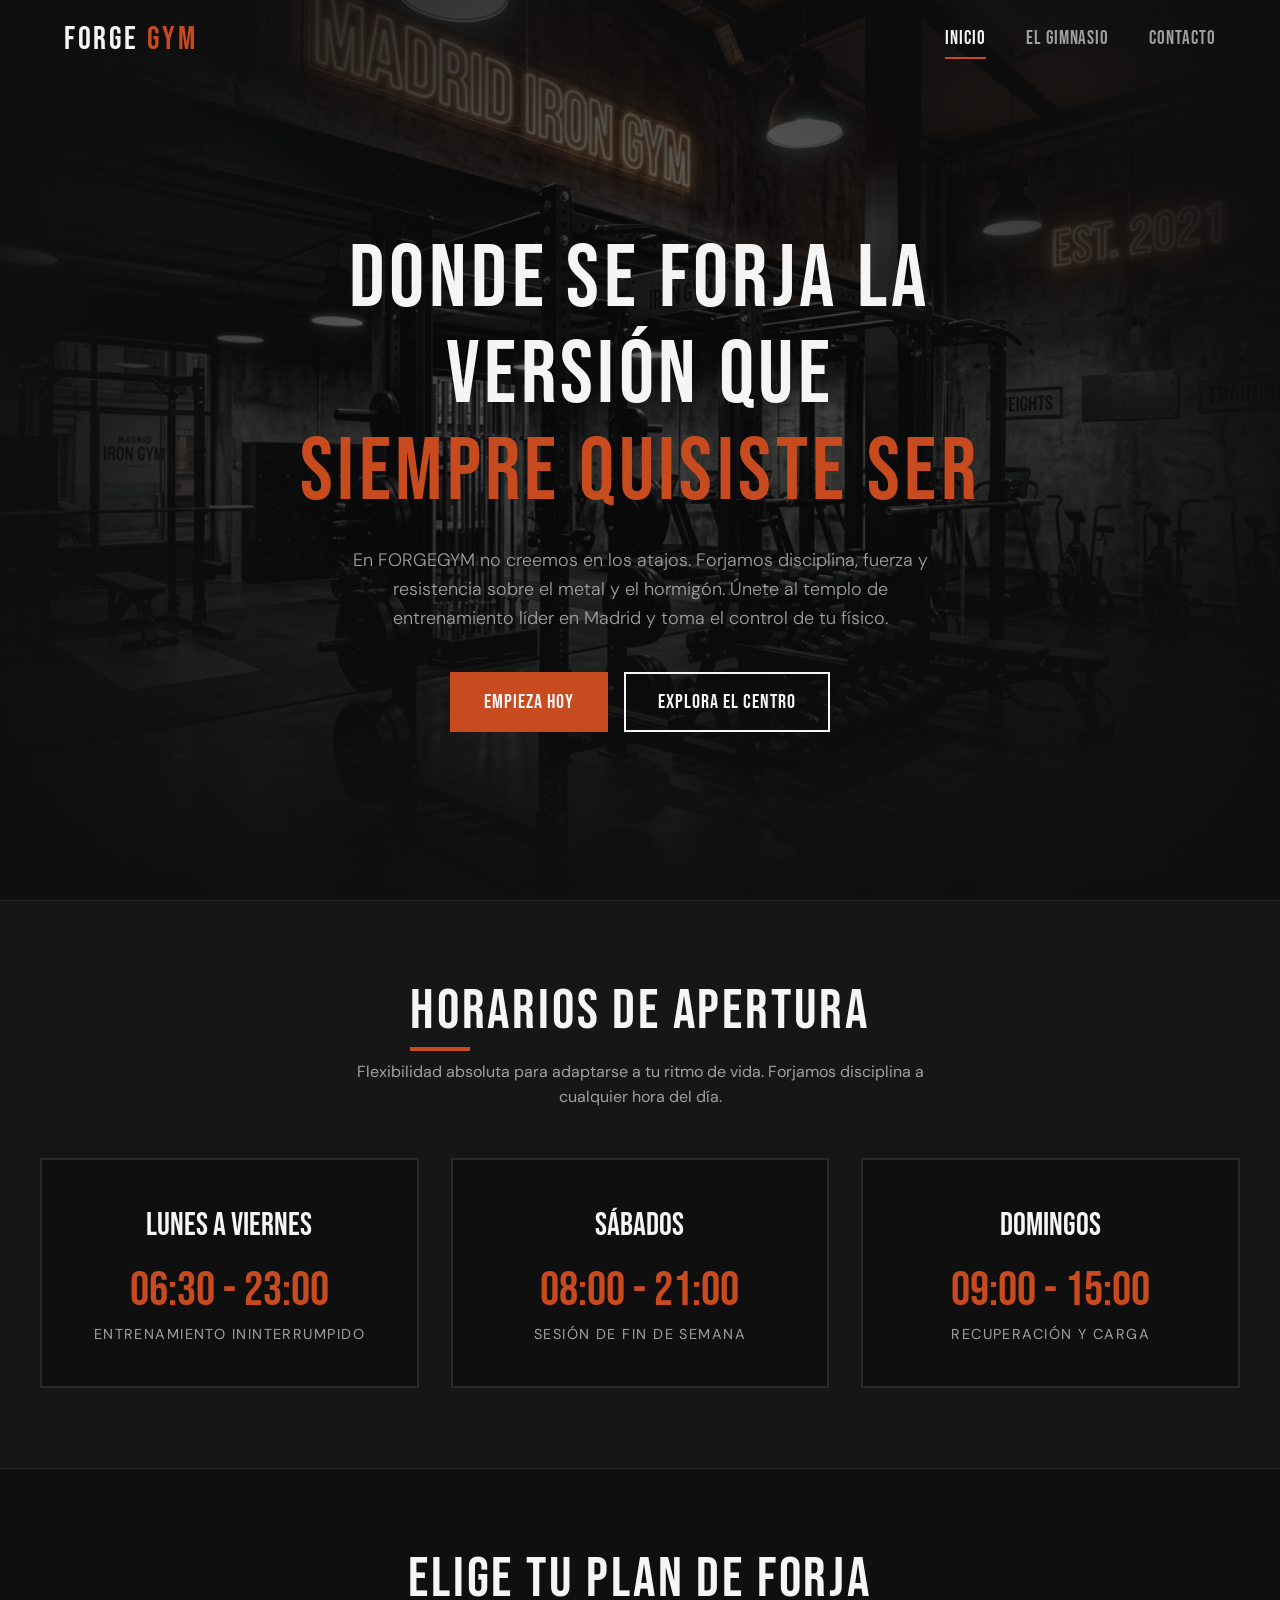
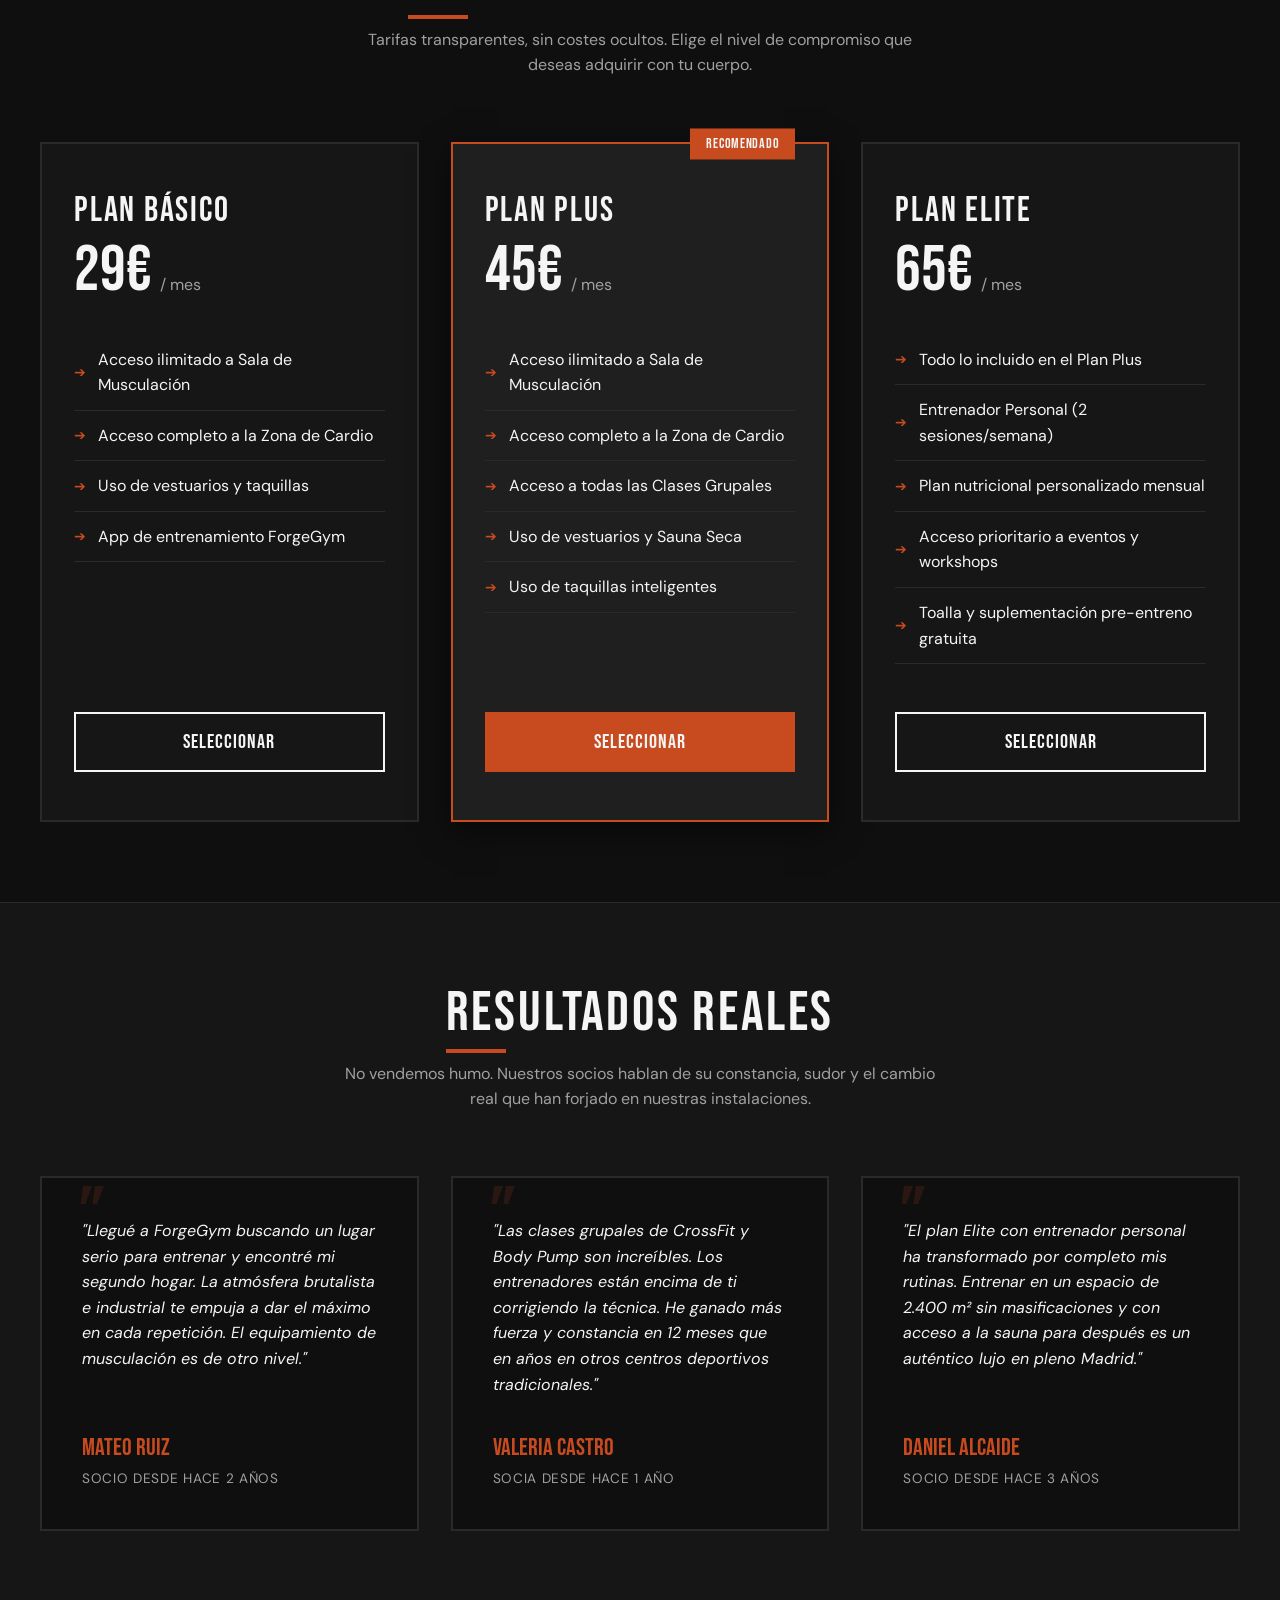
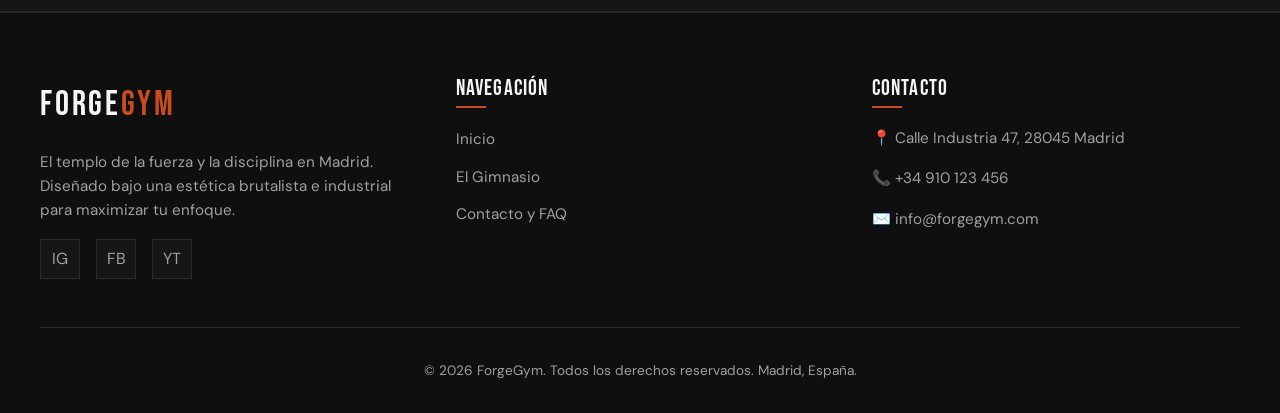
<file: index.html>
<!DOCTYPE html>
<html lang="es">

<head>
    <meta charset="UTF-8">
    <meta name="viewport" content="width=device-width, initial-scale=1.0">
    <meta name="description"
        content="ForgeGym Madrid: Donde se forja la versión que siempre quisiste ser. Gimnasio de estética brutalista de 2.400 m² con equipamiento premium, clases grupales y sauna.">
    <title>ForgeGym | Donde se forja la versión que siempre quisiste ser</title>
    <!-- CSS Stylesheet -->
    <link rel="stylesheet" href="css/styles.css">

    <script> window.chtlConfig = { chatbotId: "4169892715" } </script>
    <script async data-id="4169892715" id="chtl-script" type="text/javascript"
        src="https://chatling.ai/js/embed.js"></script>
</head>

<body>

    <!-- Header / Fixed Navbar -->
    <header class="header" id="main-header">
        <div class="nav-container">
            <a href="index.html" class="logo" id="nav-logo">
                FORGE<span>GYM</span>
            </a>

            <nav class="nav-menu" id="nav-menu">
                <a href="index.html" class="nav-link" id="link-inicio">Inicio</a>
                <a href="views/gimnasio.html" class="nav-link" id="link-gimnasio">El Gimnasio</a>
                <a href="views/contacto.html" class="nav-link" id="link-contacto">Contacto</a>
            </nav>

            <button class="nav-toggle" id="nav-toggle" aria-label="Abrir menú de navegación">
                <span></span>
                <span></span>
                <span></span>
            </button>
        </div>
    </header>

    <!-- Hero Section -->
    <section class="hero" id="home-hero">
        <div class="hero-bg">
            <img src="assets/images/hero_bg.png" alt="Interior industrial y oscuro de ForgeGym">
        </div>
        <div class="hero-content">
            <h1>Donde se forja la versión que<br><span class="text-accent">siempre quisiste ser</span></h1>
            <p class="hero-subtitle">
                En FORGEGYM no creemos en los atajos. Forjamos disciplina, fuerza y resistencia sobre el metal y el
                hormigón. Únete al templo de entrenamiento líder en Madrid y toma el control de tu físico.
            </p>
            <div class="hero-btns">
                <a href="views/contacto.html" class="btn" id="hero-cta-btn">Empieza Hoy</a>
                <a href="views/gimnasio.html" class="btn btn-secondary" id="hero-secondary-btn">Explora el Centro</a>
            </div>
        </div>
    </section>

    <!-- Horarios de Apertura -->
    <section class="section schedules-section" id="horarios">
        <div class="container">
            <div style="text-align: center; margin-bottom: 3rem;">
                <h2>Horarios de Apertura</h2>
                <p style="color: var(--text-secondary); max-width: 600px; margin: 1rem auto 0;">
                    Flexibilidad absoluta para adaptarse a tu ritmo de vida. Forjamos disciplina a cualquier hora del
                    día.
                </p>
            </div>

            <div class="grid schedule-grid">
                <!-- Lunes a Viernes -->
                <div class="schedule-card" id="schedule-lv">
                    <div class="day">Lunes a Viernes</div>
                    <div class="hours">06:30 - 23:00</div>
                    <div class="label">Entrenamiento Ininterrumpido</div>
                </div>

                <!-- Sábados -->
                <div class="schedule-card" id="schedule-sab">
                    <div class="day">Sábados</div>
                    <div class="hours">08:00 - 21:00</div>
                    <div class="label">Sesión de Fin de Semana</div>
                </div>

                <!-- Domingos -->
                <div class="schedule-card" id="schedule-dom">
                    <div class="day">Domingos</div>
                    <div class="hours">09:00 - 15:00</div>
                    <div class="label">Recuperación y Carga</div>
                </div>
            </div>
        </div>
    </section>

    <!-- Sección de Precios -->
    <section class="section pricing-section" id="precios">
        <div class="container">
            <div style="text-align: center; margin-bottom: 4rem;">
                <h2>Elige tu Plan de Forja</h2>
                <p style="color: var(--text-secondary); max-width: 600px; margin: 1rem auto 0;">
                    Tarifas transparentes, sin costes ocultos. Elige el nivel de compromiso que deseas adquirir con tu
                    cuerpo.
                </p>
            </div>

            <div class="grid pricing-grid">
                <!-- Básico -->
                <div class="price-card" id="plan-basico">
                    <h3 class="price-name">Plan Básico</h3>
                    <div class="price-amount">
                        <span class="price-val">29€</span>
                        <span class="price-period">/ mes</span>
                    </div>
                    <ul class="price-features">
                        <li>Acceso ilimitado a Sala de Musculación</li>
                        <li>Acceso completo a la Zona de Cardio</li>
                        <li>Uso de vestuarios y taquillas</li>
                        <li>App de entrenamiento ForgeGym</li>
                    </ul>
                    <a href="views/contacto.html?plan=basico" class="btn btn-secondary"
                        id="btn-select-basico">Seleccionar</a>
                </div>

                <!-- Plus (Destacado) -->
                <div class="price-card featured" id="plan-plus">
                    <h3 class="price-name">Plan Plus</h3>
                    <div class="price-amount">
                        <span class="price-val">45€</span>
                        <span class="price-period">/ mes</span>
                    </div>
                    <ul class="price-features">
                        <li>Acceso ilimitado a Sala de Musculación</li>
                        <li>Acceso completo a la Zona de Cardio</li>
                        <li>Acceso a todas las Clases Grupales</li>
                        <li>Uso de vestuarios y Sauna Seca</li>
                        <li>Uso de taquillas inteligentes</li>
                    </ul>
                    <a href="views/contacto.html?plan=plus" class="btn" id="btn-select-plus">Seleccionar</a>
                </div>

                <!-- Elite -->
                <div class="price-card" id="plan-elite">
                    <h3 class="price-name">Plan Elite</h3>
                    <div class="price-amount">
                        <span class="price-val">65€</span>
                        <span class="price-period">/ mes</span>
                    </div>
                    <ul class="price-features">
                        <li>Todo lo incluido en el Plan Plus</li>
                        <li>Entrenador Personal (2 sesiones/semana)</li>
                        <li>Plan nutricional personalizado mensual</li>
                        <li>Acceso prioritario a eventos y workshops</li>
                        <li>Toalla y suplementación pre-entreno gratuita</li>
                    </ul>
                    <a href="views/contacto.html?plan=elite" class="btn btn-secondary"
                        id="btn-select-elite">Seleccionar</a>
                </div>
            </div>
        </div>
    </section>

    <!-- Sección de Testimonios -->
    <section class="section testimonials-section" id="testimonios">
        <div class="container">
            <div style="text-align: center; margin-bottom: 4rem;">
                <h2>Resultados Reales</h2>
                <p style="color: var(--text-secondary); max-width: 600px; margin: 1rem auto 0;">
                    No vendemos humo. Nuestros socios hablan de su constancia, sudor y el cambio real que han forjado en
                    nuestras instalaciones.
                </p>
            </div>

            <div class="grid testimonials-grid">
                <!-- Testimonio 1 -->
                <div class="testimonial-card" id="test-mateo">
                    <p class="testimonial-text">
                        "Llegué a ForgeGym buscando un lugar serio para entrenar y encontré mi segundo hogar. La
                        atmósfera brutalista e industrial te empuja a dar el máximo en cada repetición. El equipamiento
                        de musculación es de otro nivel."
                    </p>
                    <div class="testimonial-user">
                        <span class="testimonial-name">Mateo Ruiz</span>
                        <span class="testimonial-meta">Socio desde hace 2 años</span>
                    </div>
                </div>

                <!-- Testimonio 2 -->
                <div class="testimonial-card" id="test-valeria">
                    <p class="testimonial-text">
                        "Las clases grupales de CrossFit y Body Pump son increíbles. Los entrenadores están encima de ti
                        corrigiendo la técnica. He ganado más fuerza y constancia en 12 meses que en años en otros
                        centros deportivos tradicionales."
                    </p>
                    <div class="testimonial-user">
                        <span class="testimonial-name">Valeria Castro</span>
                        <span class="testimonial-meta">Socia desde hace 1 año</span>
                    </div>
                </div>

                <!-- Testimonio 3 -->
                <div class="testimonial-card" id="test-daniel">
                    <p class="testimonial-text">
                        "El plan Elite con entrenador personal ha transformado por completo mis rutinas. Entrenar en un
                        espacio de 2.400 m² sin masificaciones y con acceso a la sauna para después es un auténtico lujo
                        en pleno Madrid."
                    </p>
                    <div class="testimonial-user">
                        <span class="testimonial-name">Daniel Alcaide</span>
                        <span class="testimonial-meta">Socio desde hace 3 años</span>
                    </div>
                </div>
            </div>
        </div>
    </section>

    <!-- Footer -->
    <footer class="footer" id="main-footer">
        <div class="container">
            <div class="grid footer-grid">
                <!-- Columna Logo/Branding -->
                <div class="footer-col" id="footer-col-brand">
                    <div class="footer-logo">FORGE<span>GYM</span></div>
                    <p>
                        El templo de la fuerza y la disciplina en Madrid. Diseñado bajo una estética brutalista e
                        industrial para maximizar tu enfoque.
                    </p>
                    <div class="social-links">
                        <a href="https://instagram.com" target="_blank" class="social-icon"
                            aria-label="Instagram">IG</a>
                        <a href="https://facebook.com" target="_blank" class="social-icon" aria-label="Facebook">FB</a>
                        <a href="https://youtube.com" target="_blank" class="social-icon" aria-label="YouTube">YT</a>
                    </div>
                </div>

                <!-- Columna Enlaces -->
                <div class="footer-col" id="footer-col-links">
                    <h4>Navegación</h4>
                    <ul class="footer-links">
                        <li><a href="index.html">Inicio</a></li>
                        <li><a href="views/gimnasio.html">El Gimnasio</a></li>
                        <li><a href="views/contacto.html">Contacto y FAQ</a></li>
                    </ul>
                </div>

                <!-- Columna Contacto -->
                <div class="footer-col" id="footer-col-contact">
                    <h4>Contacto</h4>
                    <p>📍 Calle Industria 47, 28045 Madrid</p>
                    <p>📞 +34 910 123 456</p>
                    <p>✉️ info@forgegym.com</p>
                </div>
            </div>

            <div class="footer-bottom">
                <p>&copy; 2026 ForgeGym. Todos los derechos reservados. Madrid, España.</p>
            </div>
        </div>
    </footer>

    <!-- JS Scripts -->
    <script src="js/main.js"></script>
</body>

</html>
</file>
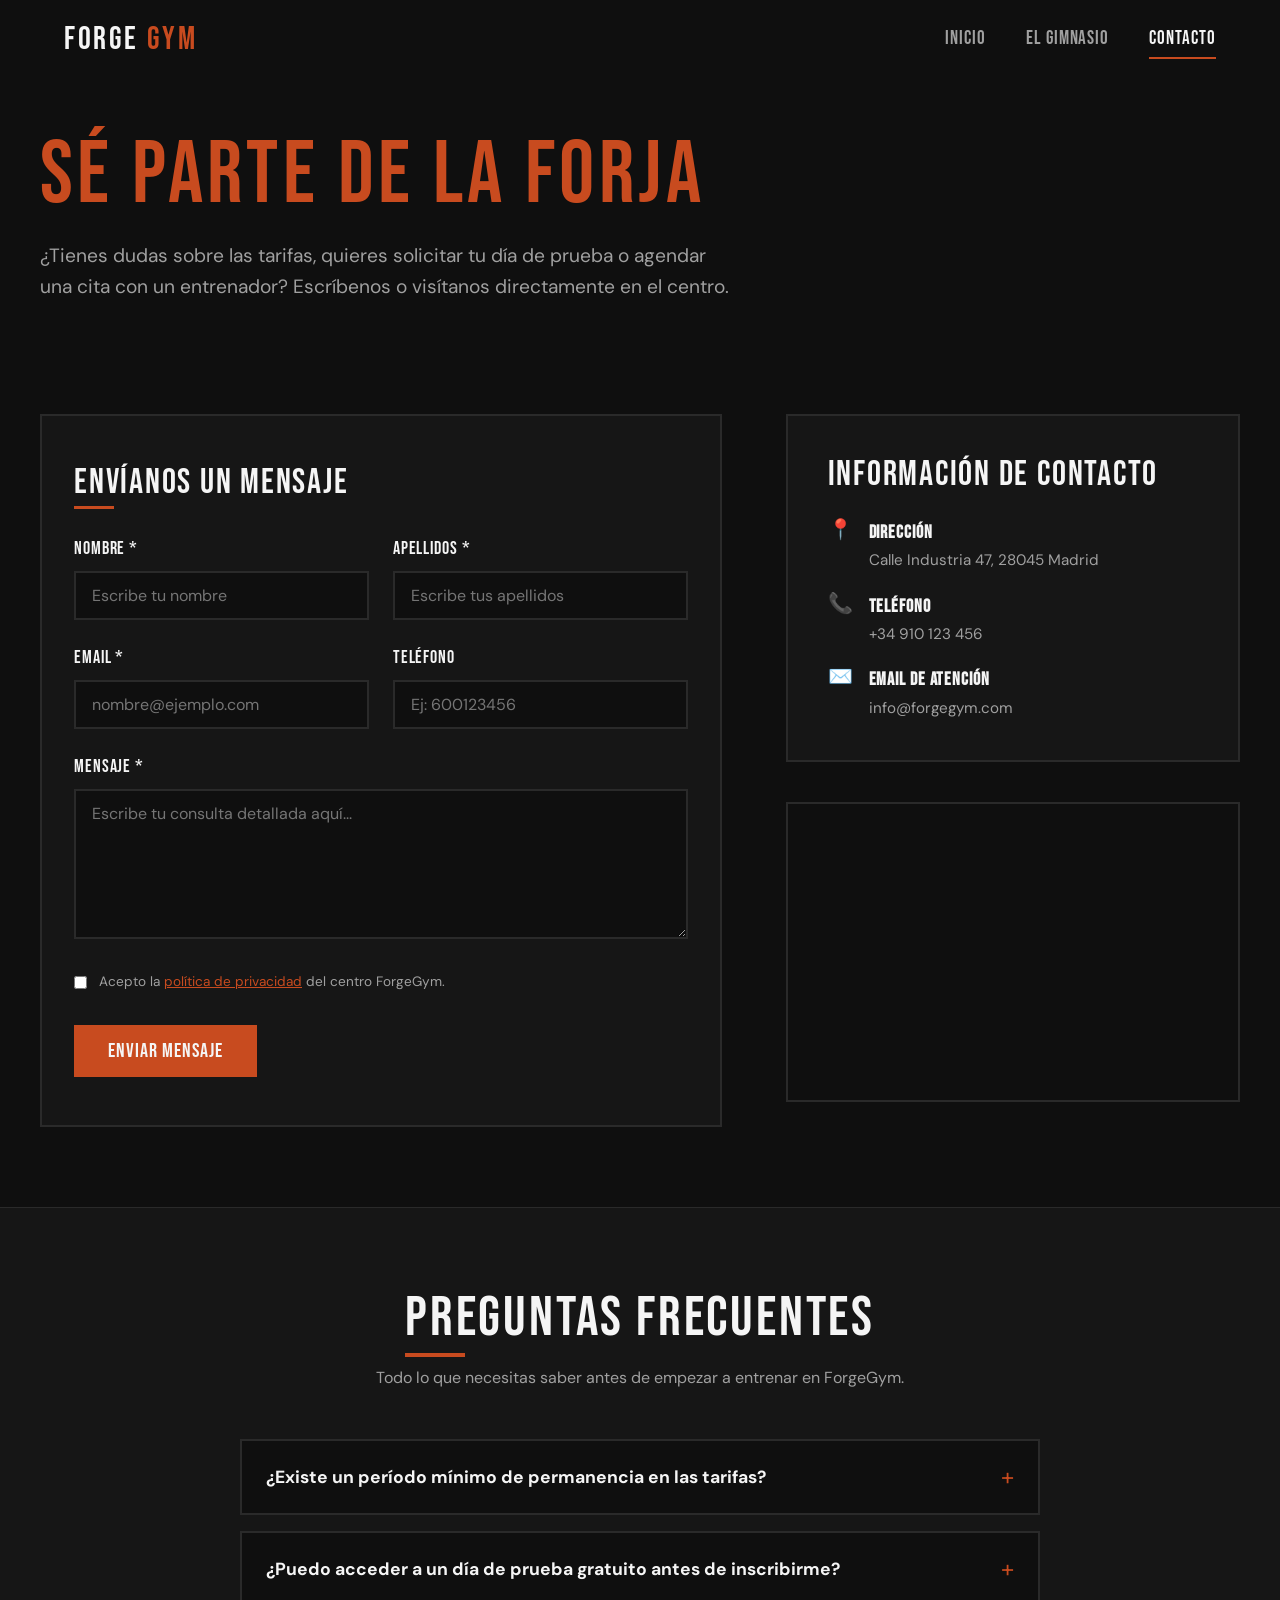
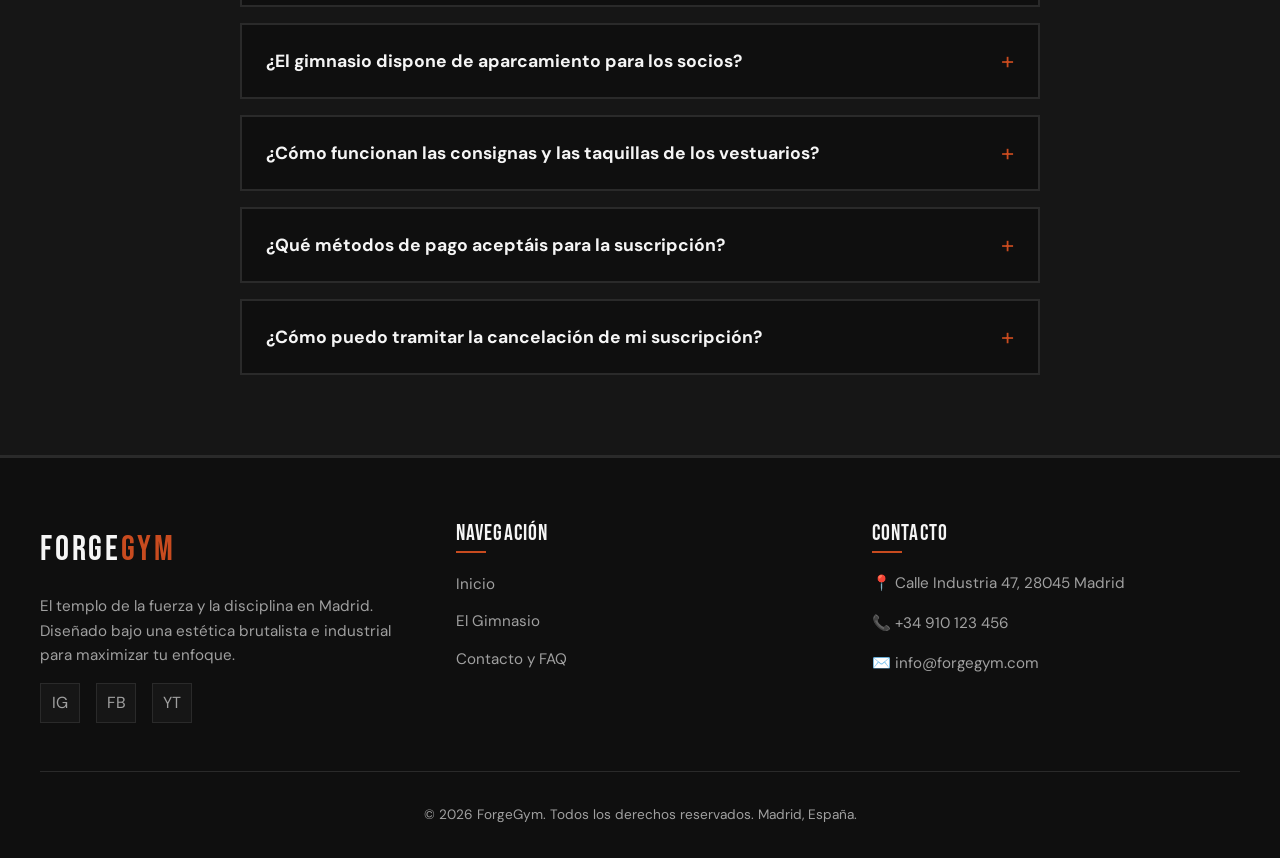
<file: views/contacto.html>
<!DOCTYPE html>
<html lang="es">
<head>
    <meta charset="UTF-8">
    <meta name="viewport" content="width=device-width, initial-scale=1.0">
    <meta name="description" content="Contacta con ForgeGym Madrid: Ubicación en Calle Industria 47, teléfono, email, formulario de contacto y respuestas a preguntas frecuentes sobre permanencia, tarifas y servicios.">
    <title>Contacto y FAQ | ForgeGym Madrid</title>
    <!-- CSS Stylesheet (Correct relative path) -->
    <link rel="stylesheet" href="../css/styles.css">
</head>
<body>

    <!-- Header / Fixed Navbar -->
    <header class="header" id="main-header">
        <div class="nav-container">
            <a href="../index.html" class="logo" id="nav-logo">
                FORGE<span>GYM</span>
            </a>
            
            <nav class="nav-menu" id="nav-menu">
                <a href="../index.html" class="nav-link" id="link-inicio">Inicio</a>
                <a href="gimnasio.html" class="nav-link" id="link-gimnasio">El Gimnasio</a>
                <a href="contacto.html" class="nav-link" id="link-contacto">Contacto</a>
            </nav>
            
            <button class="nav-toggle" id="nav-toggle" aria-label="Abrir menú de navegación">
                <span></span>
                <span></span>
                <span></span>
            </button>
        </div>
    </header>

    <!-- Page Header -->
    <section class="section" style="padding-top: 8rem; padding-bottom: 2rem;">
        <div class="container">
            <h1 class="text-accent" style="margin-bottom: 1rem;">SÉ PARTE DE LA FORJA</h1>
            <p style="color: var(--text-secondary); max-width: 700px; font-size: 1.2rem;">
                ¿Tienes dudas sobre las tarifas, quieres solicitar tu día de prueba o agendar una cita con un entrenador? Escríbenos o visítanos directamente en el centro.
            </p>
        </div>
    </section>

    <!-- Formulario e Información de Contacto -->
    <section class="section" style="padding-top: 2rem; padding-bottom: 5rem;" id="contacto-seccion">
        <div class="container">
            <div class="contact-wrapper">
                <!-- Formulario -->
                <div class="contact-form-container" id="formulario-contacto">
                    <h3>Envíanos un Mensaje</h3>
                    <form action="#" method="POST" onsubmit="event.preventDefault(); alert('¡Mensaje enviado con éxito! Nos pondremos en contacto contigo lo antes posible.');">
                        <div class="form-group-row">
                            <div class="form-group">
                                <label for="form-nombre">Nombre *</label>
                                <input type="text" id="form-nombre" class="form-control" placeholder="Escribe tu nombre" required>
                            </div>
                            <div class="form-group">
                                <label for="form-apellidos">Apellidos *</label>
                                <input type="text" id="form-apellidos" class="form-control" placeholder="Escribe tus apellidos" required>
                            </div>
                        </div>
                        
                        <div class="form-group-row">
                            <div class="form-group">
                                <label for="form-email">Email *</label>
                                <input type="email" id="form-email" class="form-control" placeholder="nombre@ejemplo.com" required>
                            </div>
                            <div class="form-group">
                                <label for="form-telefono">Teléfono</label>
                                <input type="tel" id="form-telefono" class="form-control" placeholder="Ej: 600123456">
                            </div>
                        </div>
                        
                        <div class="form-group">
                            <label for="form-mensaje">Mensaje *</label>
                            <textarea id="form-mensaje" class="form-control" placeholder="Escribe tu consulta detallada aquí..." required></textarea>
                        </div>
                        
                        <label class="form-checkbox" for="form-privacy">
                            <input type="checkbox" id="form-privacy" required>
                            <span>Acepto la <a href="#" onclick="event.preventDefault(); alert('Política de privacidad simulada de ForgeGym: Tus datos serán tratados estrictamente para dar respuesta a tu solicitud.');">política de privacidad</a> del centro ForgeGym.</span>
                        </label>
                        
                        <button type="submit" class="btn" id="form-submit-btn">Enviar Mensaje</button>
                    </form>
                </div>

                <!-- Información de Contacto y Mapa -->
                <div class="contact-info-container" id="detalles-contacto">
                    <div class="contact-details">
                        <h3>Información de Contacto</h3>
                        <div class="contact-list">
                            <!-- Dirección -->
                            <div class="contact-item">
                                <span class="contact-icon">📍</span>
                                <div class="contact-text">
                                    <strong>Dirección</strong>
                                    <span>Calle Industria 47, 28045 Madrid</span>
                                </div>
                            </div>
                            
                            <!-- Teléfono -->
                            <div class="contact-item">
                                <span class="contact-icon">📞</span>
                                <div class="contact-text">
                                    <strong>Teléfono</strong>
                                    <span>+34 910 123 456</span>
                                </div>
                            </div>
                            
                            <!-- Email -->
                            <div class="contact-item">
                                <span class="contact-icon">✉️</span>
                                <div class="contact-text">
                                    <strong>Email de Atención</strong>
                                    <span>info@forgegym.com</span>
                                </div>
                            </div>
                        </div>
                    </div>
                    
                    <!-- Mapa Embebido de OpenStreetMap -->
                    <div class="map-container" id="mapa-openstreetmap">
                        <iframe 
                            src="https://www.openstreetmap.org/export/embed.html?bbox=-3.7056%2C40.3950%2C-3.6896%2C40.4030&amp;layer=mapnik&amp;marker=40.3990%2C-3.6976" 
                            title="Ubicación de ForgeGym en Madrid a través de OpenStreetMap">
                        </iframe>
                    </div>
                </div>
            </div>
        </div>
    </section>

    <!-- Sección de Preguntas Frecuentes (FAQ) -->
    <section class="section faq-section" id="faq">
        <div class="container">
            <div style="text-align: center; margin-bottom: 3rem;">
                <h2>Preguntas Frecuentes</h2>
                <p style="color: var(--text-secondary); max-width: 600px; margin: 1rem auto 0;">
                    Todo lo que necesitas saber antes de empezar a entrenar en ForgeGym.
                </p>
            </div>
            
            <div class="faq-container" id="faq-accordion-group">
                <!-- Pregunta 1 -->
                <div class="faq-item" id="faq-permanencia">
                    <button class="faq-header" aria-expanded="false" aria-controls="faq-content-1">
                        <span class="faq-question">¿Existe un período mínimo de permanencia en las tarifas?</span>
                        <span class="faq-icon">+</span>
                    </button>
                    <div class="faq-content" id="faq-content-1">
                        <div class="faq-answer">
                            No, en ForgeGym no exigimos permanencia obligatoria en nuestras tarifas mensuales estándar (Básico y Plus). Puedes darte de baja cuando lo desees notificándolo con al menos 5 días de antelación al siguiente cobro. Únicamente los planes anuales promocionales cuentan con compromiso de permanencia a cambio de un descuento aplicado.
                        </div>
                    </div>
                </div>

                <!-- Pregunta 2 -->
                <div class="faq-item" id="faq-prueba">
                    <button class="faq-header" aria-expanded="false" aria-controls="faq-content-2">
                        <span class="faq-question">¿Puedo acceder a un día de prueba gratuito antes de inscribirme?</span>
                        <span class="faq-icon">+</span>
                    </button>
                    <div class="faq-content" id="faq-content-2">
                        <div class="faq-answer">
                            ¡Por supuesto! Queremos que experimentes la atmósfera real y la calidad de nuestro equipamiento antes de tomar una decisión. Puedes solicitar un pase de día gratuito completando el formulario superior e indicando "Pase de Prueba" en el mensaje, o acudiendo directamente a recepción con tu DNI.
                        </div>
                    </div>
                </div>

                <!-- Pregunta 3 -->
                <div class="faq-item" id="faq-parking">
                    <button class="faq-header" aria-expanded="false" aria-controls="faq-content-3">
                        <span class="faq-question">¿El gimnasio dispone de aparcamiento para los socios?</span>
                        <span class="faq-icon">+</span>
                    </button>
                    <div class="faq-content" id="faq-content-3">
                        <div class="faq-answer">
                            Sí, contamos con un aparcamiento privado subterráneo gratuito para todos nuestros socios activos durante un máximo de 2 horas por sesión de entrenamiento. La entrada al garaje se localiza en la Calle Industria 45, justo en la puerta metálica anexa a la entrada principal del gimnasio.
                        </div>
                    </div>
                </div>

                <!-- Pregunta 4 -->
                <div class="faq-item" id="faq-consignas">
                    <button class="faq-header" aria-expanded="false" aria-controls="faq-content-4">
                        <span class="faq-question">¿Cómo funcionan las consignas y las taquillas de los vestuarios?</span>
                        <span class="faq-icon">+</span>
                    </button>
                    <div class="faq-content" id="faq-content-4">
                        <div class="faq-answer">
                            Contamos con taquillas inteligentes y electrónicas gratuitas en todos los vestuarios. Funcionan mediante el chip de tu pulsera de socio o introduciendo un código numérico temporal de 4 dígitos que configuras tú mismo al cerrarla. No necesitas traer candado propio de casa.
                        </div>
                    </div>
                </div>

                <!-- Pregunta 5 -->
                <div class="faq-item" id="faq-pagos">
                    <button class="faq-header" aria-expanded="false" aria-controls="faq-content-5">
                        <span class="faq-question">¿Qué métodos de pago aceptáis para la suscripción?</span>
                        <span class="faq-icon">+</span>
                    </button>
                    <div class="faq-content" id="faq-content-5">
                        <div class="faq-answer">
                            El método recomendado para el cobro mensual es la domiciliación bancaria. No obstante, en la recepción del centro también aceptamos el abono mediante tarjeta de débito/crédito y en efectivo. Asimismo, disponemos de una plataforma de pago segura en la intranet para cobros con tarjeta o Bizum.
                        </div>
                    </div>
                </div>

                <!-- Pregunta 6 -->
                <div class="faq-item" id="faq-cancelacion">
                    <button class="faq-header" aria-expanded="false" aria-controls="faq-content-6">
                        <span class="faq-question">¿Cómo puedo tramitar la cancelación de mi suscripción?</span>
                        <span class="faq-icon">+</span>
                    </button>
                    <div class="faq-content" id="faq-content-6">
                        <div class="faq-answer">
                            Puedes tramitar la baja de tu cuota de forma ágil y presencial en la recepción del gimnasio, enviando una comunicación escrita con tus datos a la dirección de correo bajas@forgegym.com o rellenando el formulario específico en tu área privada de usuario. Recuerda tramitarla al menos 5 días laborables antes de tu próximo ciclo de cobro.
                        </div>
                    </div>
                </div>
            </div>
        </div>
    </section>

    <!-- Footer -->
    <footer class="footer" id="main-footer">
        <div class="container">
            <div class="grid footer-grid">
                <!-- Columna Logo/Branding -->
                <div class="footer-col" id="footer-col-brand">
                    <div class="footer-logo">FORGE<span>GYM</span></div>
                    <p>
                        El templo de la fuerza y la disciplina en Madrid. Diseñado bajo una estética brutalista e industrial para maximizar tu enfoque.
                    </p>
                    <div class="social-links">
                        <a href="https://instagram.com" target="_blank" class="social-icon" aria-label="Instagram">IG</a>
                        <a href="https://facebook.com" target="_blank" class="social-icon" aria-label="Facebook">FB</a>
                        <a href="https://youtube.com" target="_blank" class="social-icon" aria-label="YouTube">YT</a>
                    </div>
                </div>
                
                <!-- Columna Enlaces -->
                <div class="footer-col" id="footer-col-links">
                    <h4>Navegación</h4>
                    <ul class="footer-links">
                        <li><a href="../index.html">Inicio</a></li>
                        <li><a href="gimnasio.html">El Gimnasio</a></li>
                        <li><a href="contacto.html">Contacto y FAQ</a></li>
                    </ul>
                </div>
                
                <!-- Columna Contacto -->
                <div class="footer-col" id="footer-col-contact">
                    <h4>Contacto</h4>
                    <p>📍 Calle Industria 47, 28045 Madrid</p>
                    <p>📞 +34 910 123 456</p>
                    <p>✉️ info@forgegym.com</p>
                </div>
            </div>
            
            <div class="footer-bottom">
                <p>&copy; 2026 ForgeGym. Todos los derechos reservados. Madrid, España.</p>
            </div>
        </div>
    </footer>

    <!-- JS Scripts (Correct relative path) -->
    <script src="../js/main.js"></script>
</body>
</html>
</file>
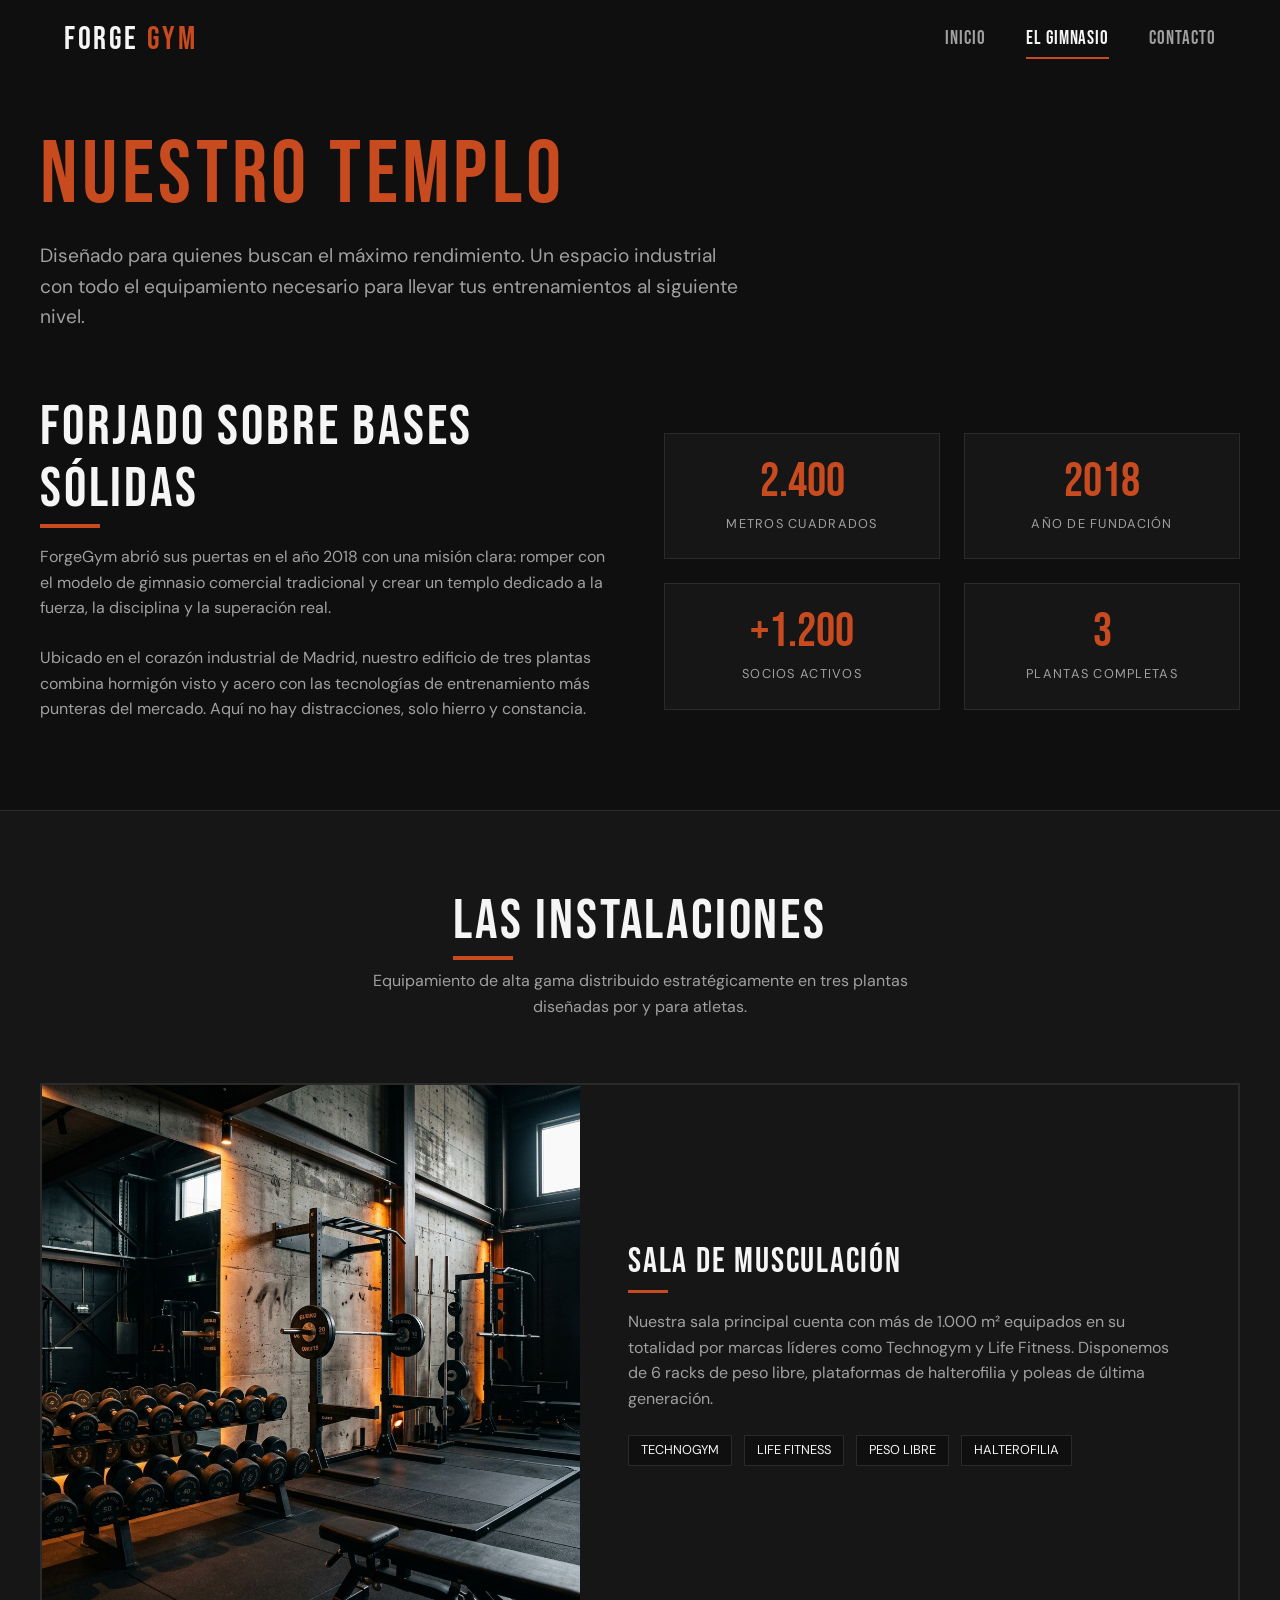
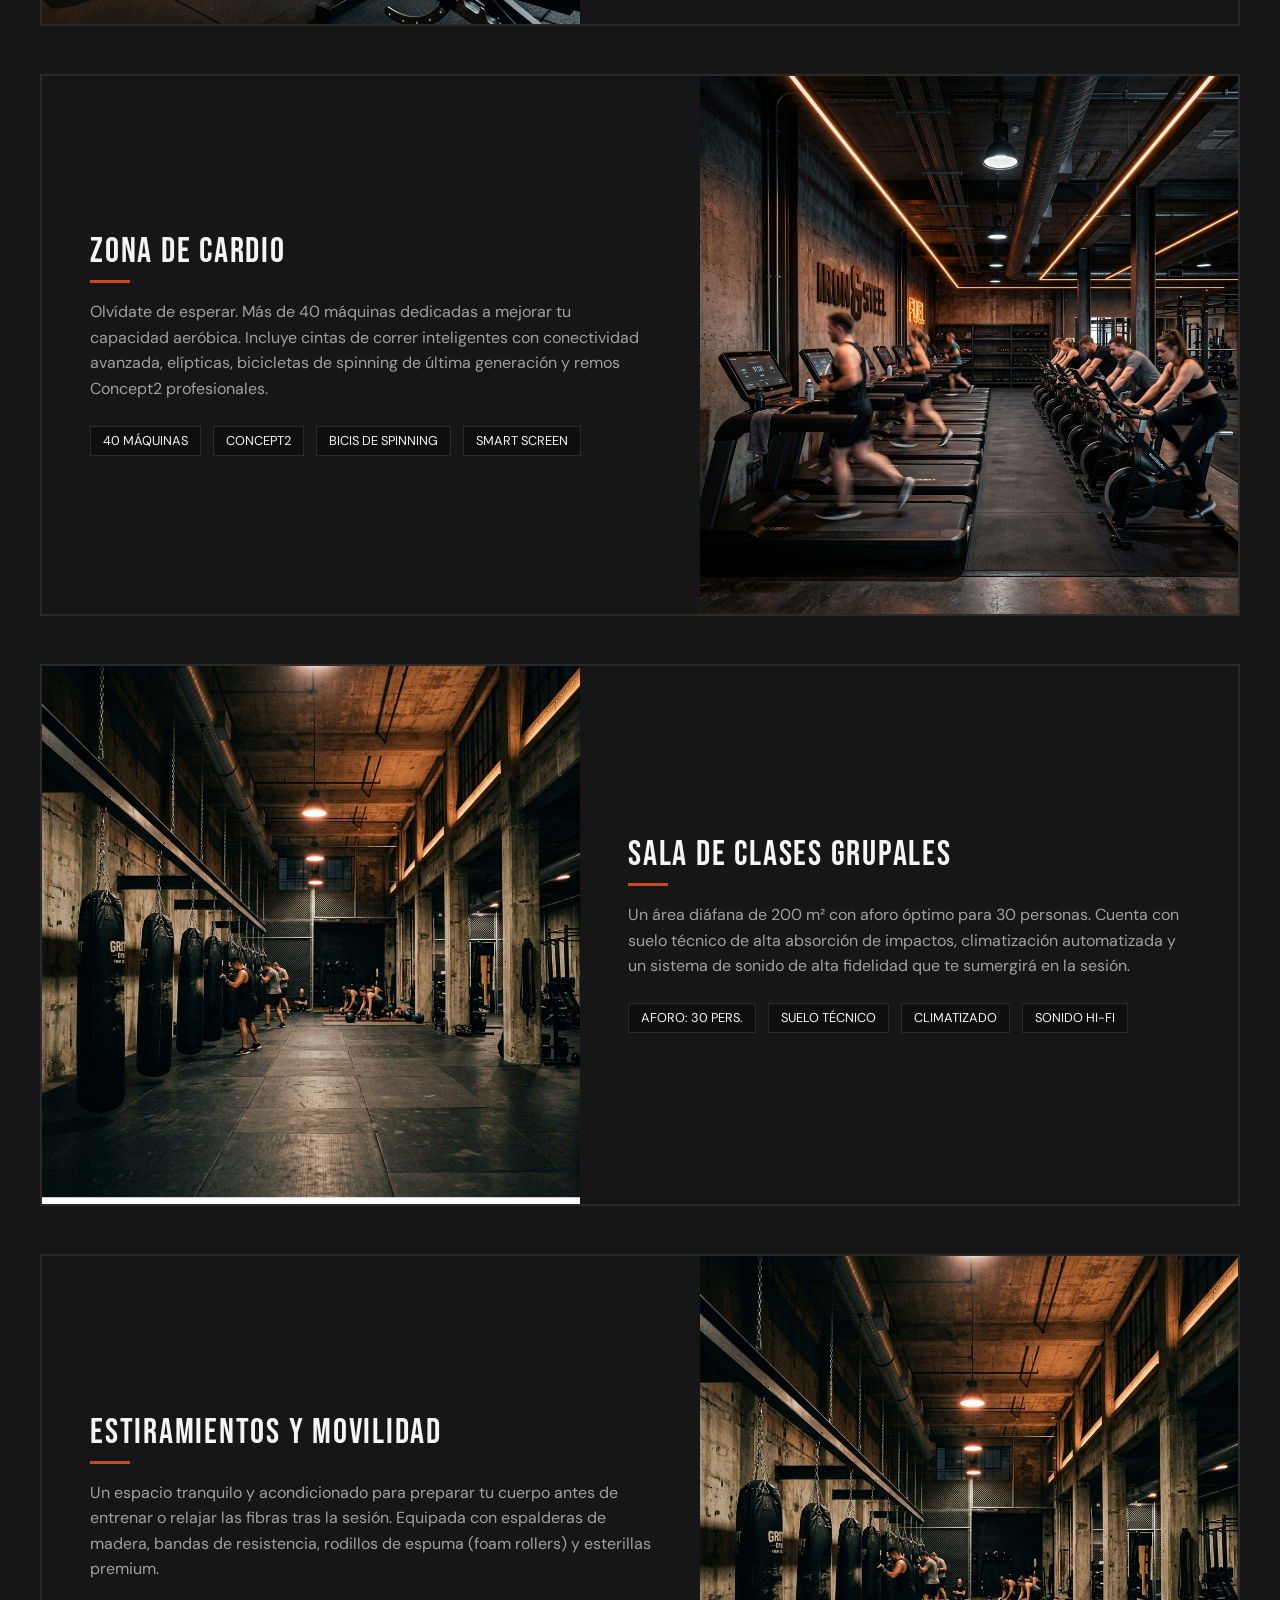
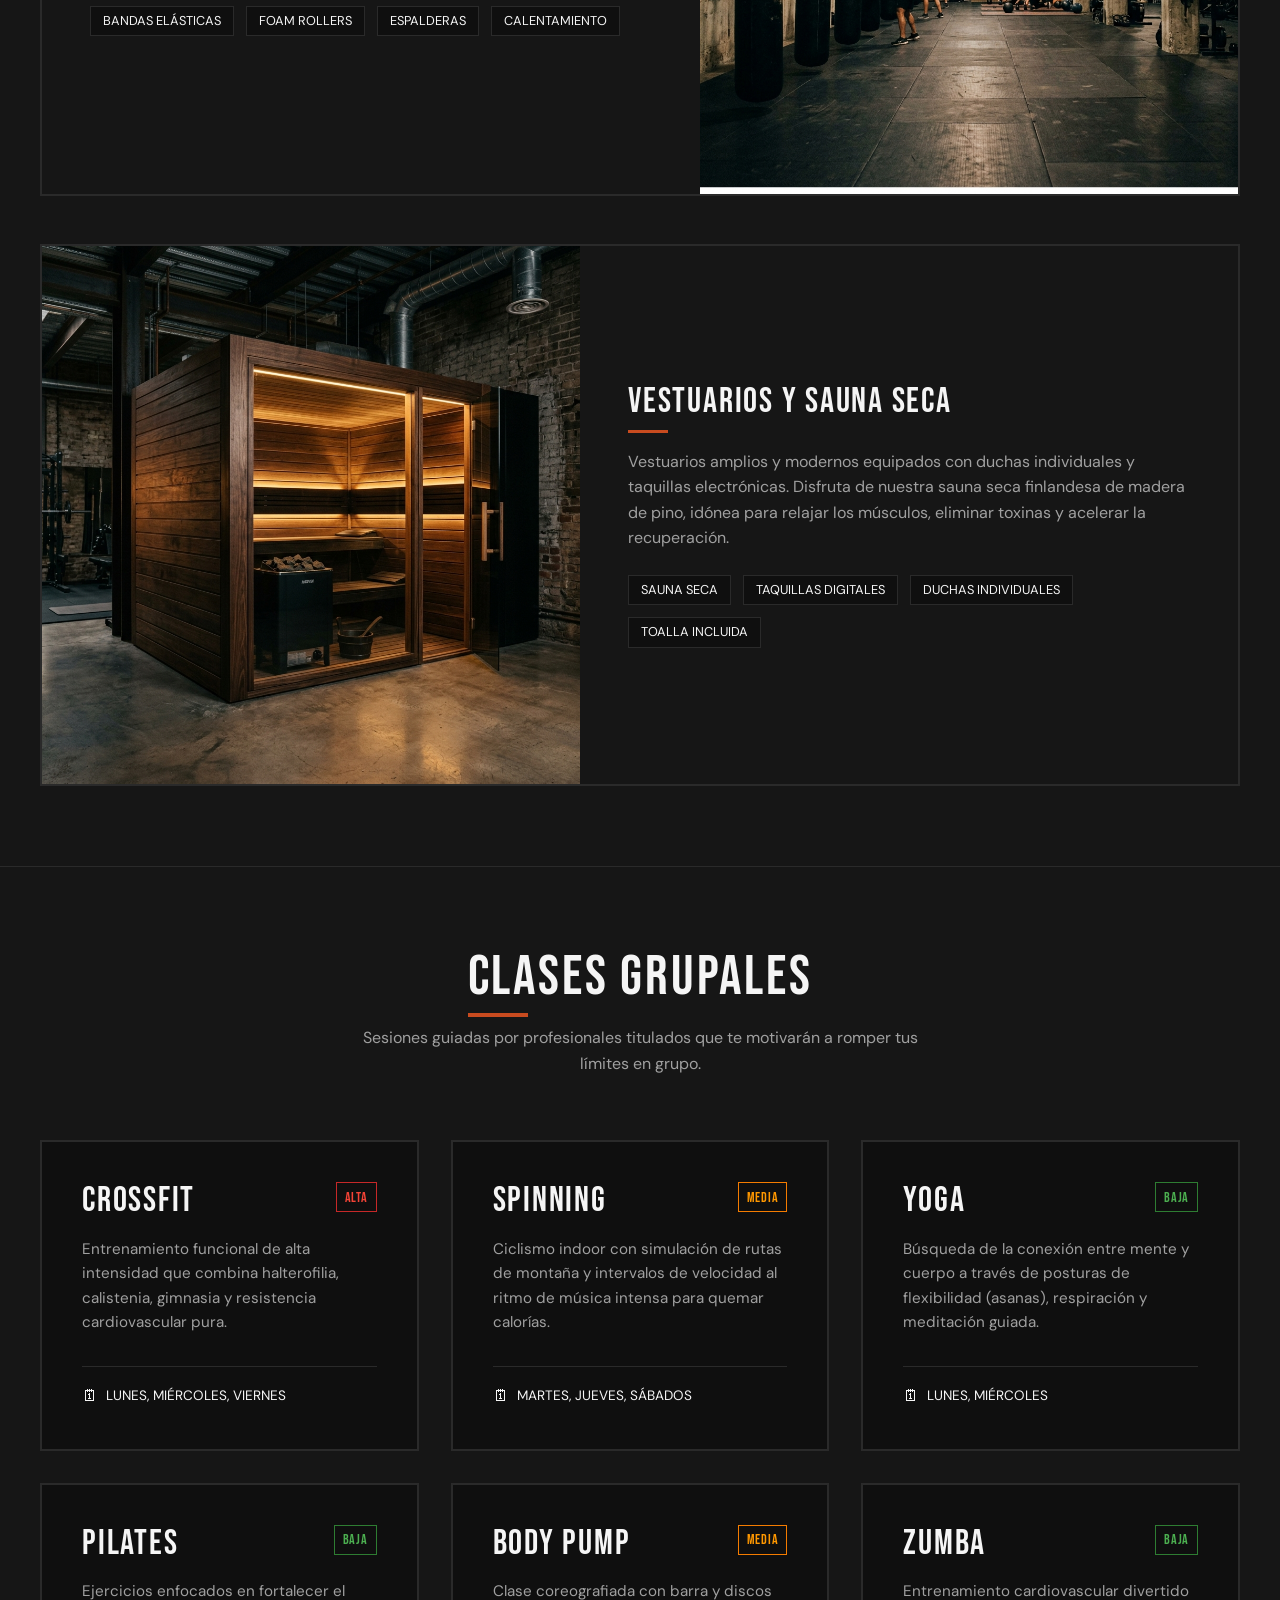
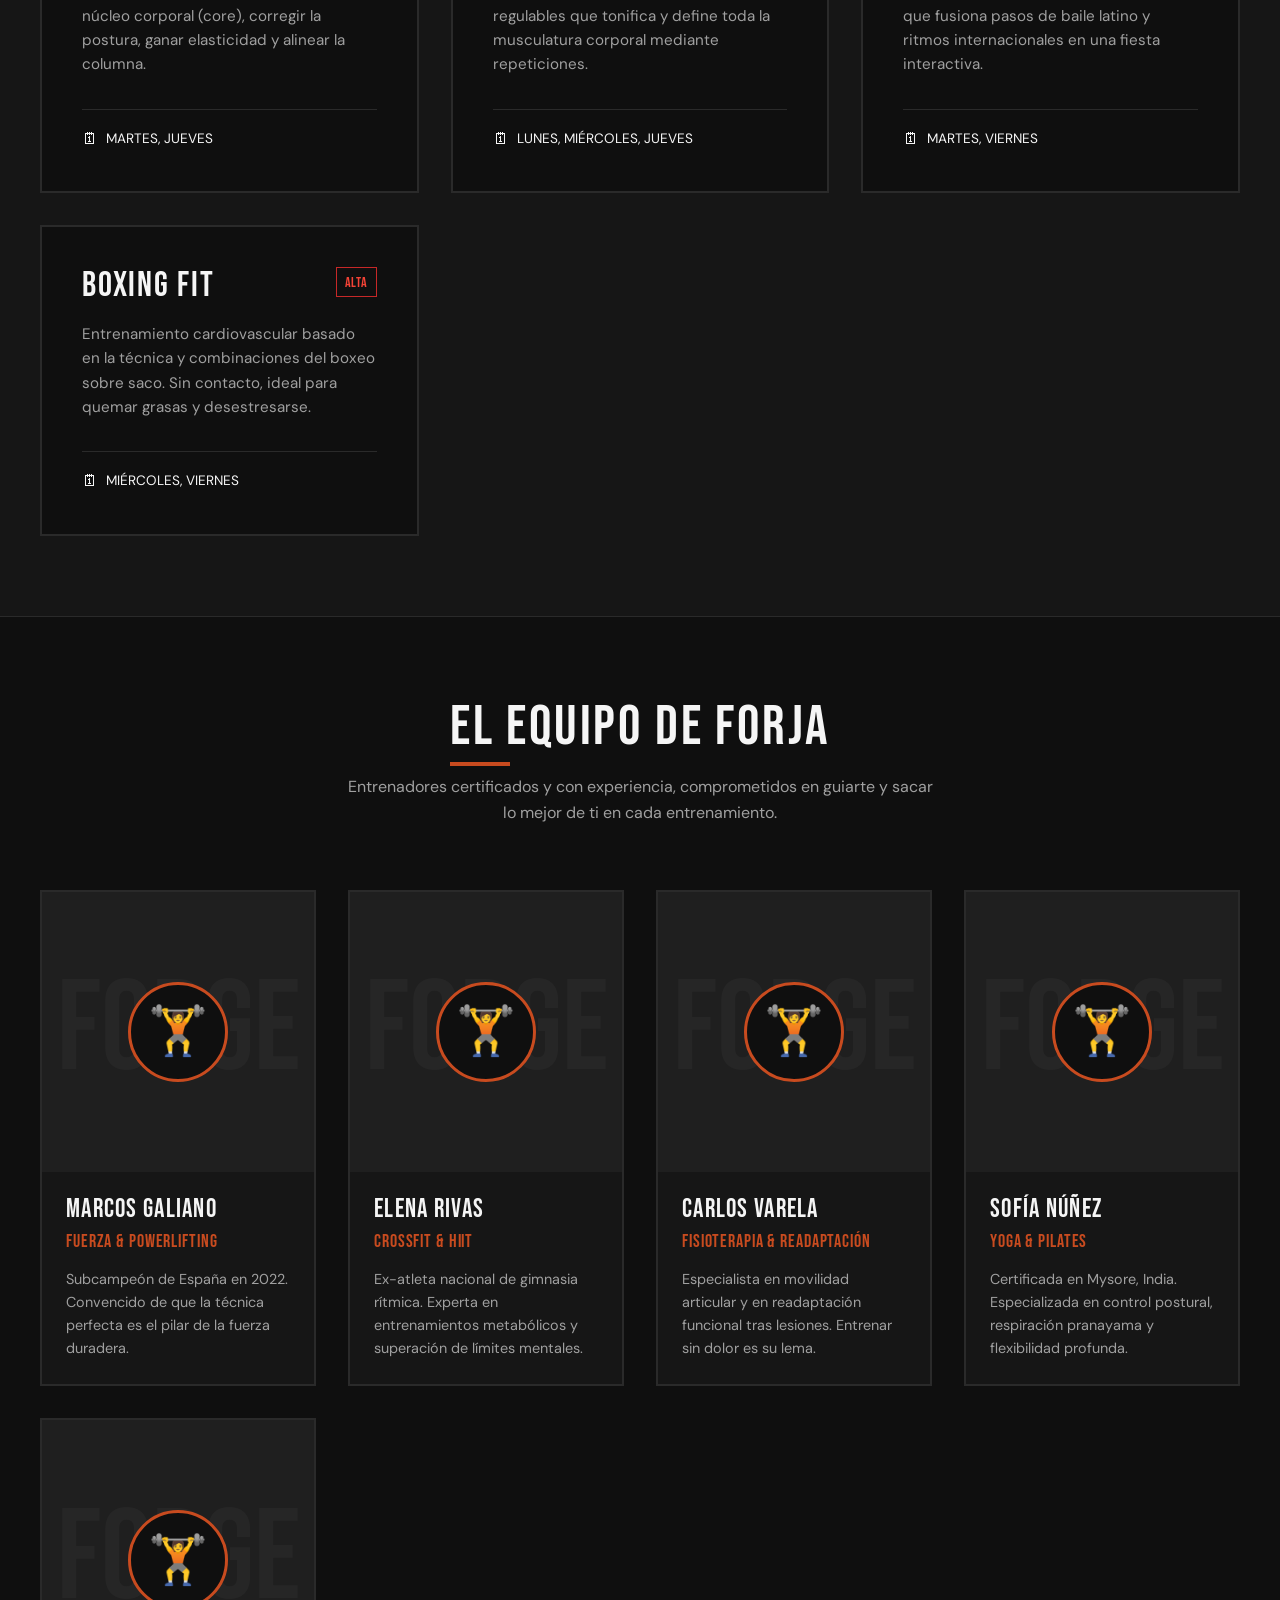
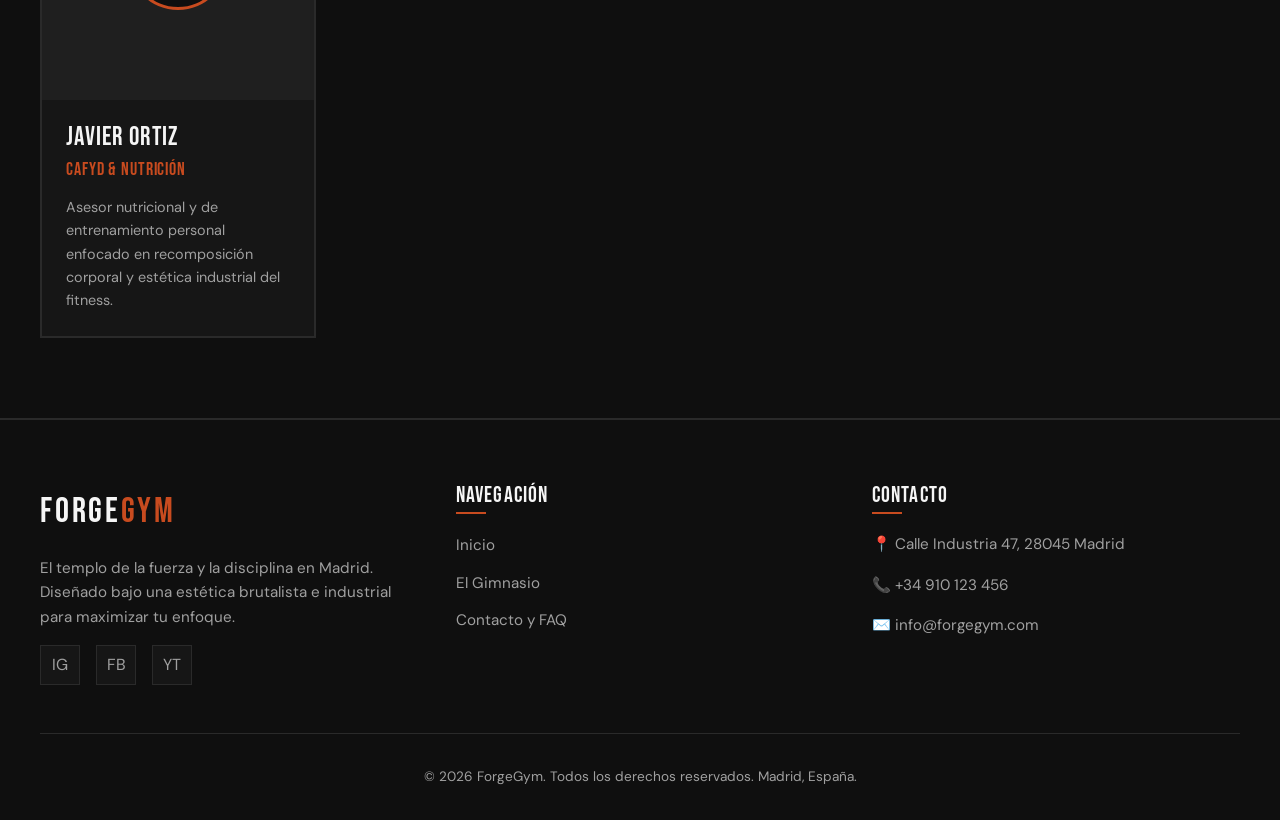
<file: views/gimnasio.html>
<!DOCTYPE html>
<html lang="es">
<head>
    <meta charset="UTF-8">
    <meta name="viewport" content="width=device-width, initial-scale=1.0">
    <meta name="description" content="Conoce las instalaciones de primer nivel de ForgeGym Madrid: 2.400 m², equipamiento de musculación Technogym, clases de CrossFit y Yoga, y nuestro equipo de entrenadores profesionales.">
    <title>Instalaciones y Clases | ForgeGym Madrid</title>
    <!-- CSS Stylesheet (Correct relative path) -->
    <link rel="stylesheet" href="../css/styles.css">
</head>
<body>

    <!-- Header / Fixed Navbar -->
    <header class="header" id="main-header">
        <div class="nav-container">
            <a href="../index.html" class="logo" id="nav-logo">
                FORGE<span>GYM</span>
            </a>
            
            <nav class="nav-menu" id="nav-menu">
                <a href="../index.html" class="nav-link" id="link-inicio">Inicio</a>
                <a href="gimnasio.html" class="nav-link" id="link-gimnasio">El Gimnasio</a>
                <a href="contacto.html" class="nav-link" id="link-contacto">Contacto</a>
            </nav>
            
            <button class="nav-toggle" id="nav-toggle" aria-label="Abrir menú de navegación">
                <span></span>
                <span></span>
                <span></span>
            </button>
        </div>
    </header>

    <!-- Hero / Header Section -->
    <section class="section" style="padding-top: 8rem; padding-bottom: 2rem;">
        <div class="container">
            <h1 class="text-accent" style="margin-bottom: 1rem;">NUESTRO TEMPLO</h1>
            <p style="color: var(--text-secondary); max-width: 700px; font-size: 1.2rem;">
                Diseñado para quienes buscan el máximo rendimiento. Un espacio industrial con todo el equipamiento necesario para llevar tus entrenamientos al siguiente nivel.
            </p>
        </div>
    </section>

    <!-- Descripción del Centro (Estadísticas) -->
    <section class="section" style="padding-top: 2rem; padding-bottom: 4rem;" id="datos-centro">
        <div class="container">
            <div class="grid info-grid">
                <div class="info-text">
                    <h2 style="margin-bottom: 1.5rem;">Forjado sobre bases sólidas</h2>
                    <p>
                        ForgeGym abrió sus puertas en el año 2018 con una misión clara: romper con el modelo de gimnasio comercial tradicional y crear un templo dedicado a la fuerza, la disciplina y la superación real.
                    </p>
                    <p>
                        Ubicado en el corazón industrial de Madrid, nuestro edificio de tres plantas combina hormigón visto y acero con las tecnologías de entrenamiento más punteras del mercado. Aquí no hay distracciones, solo hierro y constancia.
                    </p>
                </div>
                <div class="stats-grid" id="stats-container">
                    <div class="stat-item">
                        <div class="stat-num">2.400</div>
                        <div class="stat-label">Metros Cuadrados</div>
                    </div>
                    <div class="stat-item">
                        <div class="stat-num">2018</div>
                        <div class="stat-label">Año de Fundación</div>
                    </div>
                    <div class="stat-item">
                        <div class="stat-num">+1.200</div>
                        <div class="stat-label">Socios Activos</div>
                    </div>
                    <div class="stat-item">
                        <div class="stat-num">3</div>
                        <div class="stat-label">Plantas Completas</div>
                    </div>
                </div>
            </div>
        </div>
    </section>

    <!-- Instalaciones Detalladas -->
    <section class="section" style="background-color: var(--bg-secondary); border-top: 1px solid var(--border-color);" id="instalaciones">
        <div class="container">
            <div style="text-align: center; margin-bottom: 4rem;">
                <h2>Las Instalaciones</h2>
                <p style="color: var(--text-secondary); max-width: 600px; margin: 1rem auto 0;">
                    Equipamiento de alta gama distribuido estratégicamente en tres plantas diseñadas por y para atletas.
                </p>
            </div>

            <div class="grid installations-grid">
                <!-- 1. Sala de musculación -->
                <div class="installation-item" id="inst-musculacion">
                    <div class="installation-img">
                        <img src="../assets/images/instalacion_musculacion.png" alt="Sala de musculación de ForgeGym">
                    </div>
                    <div class="installation-desc">
                        <h3>Sala de Musculación</h3>
                        <p>
                            Nuestra sala principal cuenta con más de 1.000 m² equipados en su totalidad por marcas líderes como Technogym y Life Fitness. Disponemos de 6 racks de peso libre, plataformas de halterofilia y poleas de última generación.
                        </p>
                        <div class="installation-features">
                            <span class="installation-tag">Technogym</span>
                            <span class="installation-tag">Life Fitness</span>
                            <span class="installation-tag">Peso Libre</span>
                            <span class="installation-tag">Halterofilia</span>
                        </div>
                    </div>
                </div>

                <!-- 2. Zona de cardio (Reverse) -->
                <div class="installation-item reverse" id="inst-cardio">
                    <div class="installation-img">
                        <img src="../assets/images/instalacion_cardio.png" alt="Zona de cardio de ForgeGym">
                    </div>
                    <div class="installation-desc">
                        <h3>Zona de Cardio</h3>
                        <p>
                            Olvídate de esperar. Más de 40 máquinas dedicadas a mejorar tu capacidad aeróbica. Incluye cintas de correr inteligentes con conectividad avanzada, elípticas, bicicletas de spinning de última generación y remos Concept2 profesionales.
                        </p>
                        <div class="installation-features">
                            <span class="installation-tag">40 Máquinas</span>
                            <span class="installation-tag">Concept2</span>
                            <span class="installation-tag">Bicis de Spinning</span>
                            <span class="installation-tag">Smart Screen</span>
                        </div>
                    </div>
                </div>

                <!-- 3. Sala de clases grupales -->
                <div class="installation-item" id="inst-clases">
                    <div class="installation-img">
                        <img src="../assets/images/instalacion_clases.png" alt="Sala de actividades dirigidas de ForgeGym">
                    </div>
                    <div class="installation-desc">
                        <h3>Sala de Clases Grupales</h3>
                        <p>
                            Un área diáfana de 200 m² con aforo óptimo para 30 personas. Cuenta con suelo técnico de alta absorción de impactos, climatización automatizada y un sistema de sonido de alta fidelidad que te sumergirá en la sesión.
                        </p>
                        <div class="installation-features">
                            <span class="installation-tag">Aforo: 30 pers.</span>
                            <span class="installation-tag">Suelo Técnico</span>
                            <span class="installation-tag">Climatizado</span>
                            <span class="installation-tag">Sonido Hi-Fi</span>
                        </div>
                    </div>
                </div>

                <!-- 4. Zona de estiramientos y movilidad (Reverse) -->
                <div class="installation-item reverse" id="inst-movilidad">
                    <div class="installation-img">
                        <img src="../assets/images/instalacion_clases.png" alt="Área de estiramientos y movilidad de ForgeGym">
                    </div>
                    <div class="installation-desc">
                        <h3>Estiramientos y Movilidad</h3>
                        <p>
                            Un espacio tranquilo y acondicionado para preparar tu cuerpo antes de entrenar o relajar las fibras tras la sesión. Equipada con espalderas de madera, bandas de resistencia, rodillos de espuma (foam rollers) y esterillas premium.
                        </p>
                        <div class="installation-features">
                            <span class="installation-tag">Bandas Elásticas</span>
                            <span class="installation-tag">Foam Rollers</span>
                            <span class="installation-tag">Espalderas</span>
                            <span class="installation-tag">Calentamiento</span>
                        </div>
                    </div>
                </div>

                <!-- 5. Vestuarios con sauna seca -->
                <div class="installation-item" id="inst-sauna">
                    <div class="installation-img">
                        <img src="../assets/images/instalacion_sauna.png" alt="Sauna seca en vestuarios de ForgeGym">
                    </div>
                    <div class="installation-desc">
                        <h3>Vestuarios y Sauna Seca</h3>
                        <p>
                            Vestuarios amplios y modernos equipados con duchas individuales y taquillas electrónicas. Disfruta de nuestra sauna seca finlandesa de madera de pino, idónea para relajar los músculos, eliminar toxinas y acelerar la recuperación.
                        </p>
                        <div class="installation-features">
                            <span class="installation-tag">Sauna Seca</span>
                            <span class="installation-tag">Taquillas Digitales</span>
                            <span class="installation-tag">Duchas Individuales</span>
                            <span class="installation-tag">Toalla Incluida</span>
                        </div>
                    </div>
                </div>
            </div>
        </div>
    </section>

    <!-- Clases Grupales Disponibles -->
    <section class="section classes-section" id="clases-grupales">
        <div class="container">
            <div style="text-align: center; margin-bottom: 4rem;">
                <h2>Clases Grupales</h2>
                <p style="color: var(--text-secondary); max-width: 600px; margin: 1rem auto 0;">
                    Sesiones guiadas por profesionales titulados que te motivarán a romper tus límites en grupo.
                </p>
            </div>

            <div class="grid classes-grid">
                <!-- 1. CrossFit -->
                <div class="class-card" id="class-crossfit">
                    <div class="class-header">
                        <h3>CrossFit</h3>
                        <span class="class-difficulty diff-high">Alta</span>
                    </div>
                    <div class="class-body">
                        <p>Entrenamiento funcional de alta intensidad que combina halterofilia, calistenia, gimnasia y resistencia cardiovascular pura.</p>
                    </div>
                    <div class="class-schedule">Lunes, Miércoles, Viernes</div>
                </div>

                <!-- 2. Spinning -->
                <div class="class-card" id="class-spinning">
                    <div class="class-header">
                        <h3>Spinning</h3>
                        <span class="class-difficulty diff-med">Media</span>
                    </div>
                    <div class="class-body">
                        <p>Ciclismo indoor con simulación de rutas de montaña y intervalos de velocidad al ritmo de música intensa para quemar calorías.</p>
                    </div>
                    <div class="class-schedule">Martes, Jueves, Sábados</div>
                </div>

                <!-- 3. Yoga -->
                <div class="class-card" id="class-yoga">
                    <div class="class-header">
                        <h3>Yoga</h3>
                        <span class="class-difficulty diff-low">Baja</span>
                    </div>
                    <div class="class-body">
                        <p>Búsqueda de la conexión entre mente y cuerpo a través de posturas de flexibilidad (asanas), respiración y meditación guiada.</p>
                    </div>
                    <div class="class-schedule">Lunes, Miércoles</div>
                </div>

                <!-- 4. Pilates -->
                <div class="class-card" id="class-pilates">
                    <div class="class-header">
                        <h3>Pilates</h3>
                        <span class="class-difficulty diff-low">Baja</span>
                    </div>
                    <div class="class-body">
                        <p>Ejercicios enfocados en fortalecer el núcleo corporal (core), corregir la postura, ganar elasticidad y alinear la columna.</p>
                    </div>
                    <div class="class-schedule">Martes, Jueves</div>
                </div>

                <!-- 5. Body Pump -->
                <div class="class-card" id="class-bodypump">
                    <div class="class-header">
                        <h3>Body Pump</h3>
                        <span class="class-difficulty diff-med">Media</span>
                    </div>
                    <div class="class-body">
                        <p>Clase coreografiada con barra y discos regulables que tonifica y define toda la musculatura corporal mediante repeticiones.</p>
                    </div>
                    <div class="class-schedule">Lunes, Miércoles, Jueves</div>
                </div>

                <!-- 6. Zumba -->
                <div class="class-card" id="class-zumba">
                    <div class="class-header">
                        <h3>Zumba</h3>
                        <span class="class-difficulty diff-low">Baja</span>
                    </div>
                    <div class="class-body">
                        <p>Entrenamiento cardiovascular divertido que fusiona pasos de baile latino y ritmos internacionales en una fiesta interactiva.</p>
                    </div>
                    <div class="class-schedule">Martes, Viernes</div>
                </div>

                <!-- 7. Boxing Fit -->
                <div class="class-card" id="class-boxingfit">
                    <div class="class-header">
                        <h3>Boxing Fit</h3>
                        <span class="class-difficulty diff-high">Alta</span>
                    </div>
                    <div class="class-body">
                        <p>Entrenamiento cardiovascular basado en la técnica y combinaciones del boxeo sobre saco. Sin contacto, ideal para quemar grasas y desestresarse.</p>
                    </div>
                    <div class="class-schedule">Miércoles, Viernes</div>
                </div>
            </div>
        </div>
    </section>

    <!-- Equipo de Entrenadores -->
    <section class="section" id="entrenadores">
        <div class="container">
            <div style="text-align: center; margin-bottom: 4rem;">
                <h2>El Equipo de Forja</h2>
                <p style="color: var(--text-secondary); max-width: 600px; margin: 1rem auto 0;">
                    Entrenadores certificados y con experiencia, comprometidos en guiarte y sacar lo mejor de ti en cada entrenamiento.
                </p>
            </div>

            <div class="grid team-grid">
                <!-- Entrenador 1 -->
                <div class="team-card" id="trainer-marcos">
                    <div class="team-img-placeholder">
                        <div class="team-avatar"></div>
                    </div>
                    <div class="team-info">
                        <h3 class="team-name">Marcos Galiano</h3>
                        <div class="team-specialty">Fuerza & Powerlifting</div>
                        <p class="team-bio">
                            Subcampeón de España en 2022. Convencido de que la técnica perfecta es el pilar de la fuerza duradera.
                        </p>
                    </div>
                </div>

                <!-- Entrenador 2 -->
                <div class="team-card" id="trainer-elena">
                    <div class="team-img-placeholder">
                        <div class="team-avatar"></div>
                    </div>
                    <div class="team-info">
                        <h3 class="team-name">Elena Rivas</h3>
                        <div class="team-specialty">CrossFit & HIIT</div>
                        <p class="team-bio">
                            Ex-atleta nacional de gimnasia rítmica. Experta en entrenamientos metabólicos y superación de límites mentales.
                        </p>
                    </div>
                </div>

                <!-- Entrenador 3 -->
                <div class="team-card" id="trainer-carlos">
                    <div class="team-img-placeholder">
                        <div class="team-avatar"></div>
                    </div>
                    <div class="team-info">
                        <h3 class="team-name">Carlos Varela</h3>
                        <div class="team-specialty">Fisioterapia & Readaptación</div>
                        <p class="team-bio">
                            Especialista en movilidad articular y en readaptación funcional tras lesiones. Entrenar sin dolor es su lema.
                        </p>
                    </div>
                </div>

                <!-- Entrenador 4 -->
                <div class="team-card" id="trainer-sofia">
                    <div class="team-img-placeholder">
                        <div class="team-avatar"></div>
                    </div>
                    <div class="team-info">
                        <h3 class="team-name">Sofía Núñez</h3>
                        <div class="team-specialty">Yoga & Pilates</div>
                        <p class="team-bio">
                            Certificada en Mysore, India. Especializada en control postural, respiración pranayama y flexibilidad profunda.
                        </p>
                    </div>
                </div>

                <!-- Entrenador 5 -->
                <div class="team-card" id="trainer-javier">
                    <div class="team-img-placeholder">
                        <div class="team-avatar"></div>
                    </div>
                    <div class="team-info">
                        <h3 class="team-name">Javier Ortiz</h3>
                        <div class="team-specialty">CAFYD & Nutrición</div>
                        <p class="team-bio">
                            Asesor nutricional y de entrenamiento personal enfocado en recomposición corporal y estética industrial del fitness.
                        </p>
                    </div>
                </div>
            </div>
        </div>
    </section>

    <!-- Footer -->
    <footer class="footer" id="main-footer">
        <div class="container">
            <div class="grid footer-grid">
                <!-- Columna Logo/Branding -->
                <div class="footer-col" id="footer-col-brand">
                    <div class="footer-logo">FORGE<span>GYM</span></div>
                    <p>
                        El templo de la fuerza y la disciplina en Madrid. Diseñado bajo una estética brutalista e industrial para maximizar tu enfoque.
                    </p>
                    <div class="social-links">
                        <a href="https://instagram.com" target="_blank" class="social-icon" aria-label="Instagram">IG</a>
                        <a href="https://facebook.com" target="_blank" class="social-icon" aria-label="Facebook">FB</a>
                        <a href="https://youtube.com" target="_blank" class="social-icon" aria-label="YouTube">YT</a>
                    </div>
                </div>
                
                <!-- Columna Enlaces -->
                <div class="footer-col" id="footer-col-links">
                    <h4>Navegación</h4>
                    <ul class="footer-links">
                        <li><a href="../index.html">Inicio</a></li>
                        <li><a href="gimnasio.html">El Gimnasio</a></li>
                        <li><a href="contacto.html">Contacto y FAQ</a></li>
                    </ul>
                </div>
                
                <!-- Columna Contacto -->
                <div class="footer-col" id="footer-col-contact">
                    <h4>Contacto</h4>
                    <p>📍 Calle Industria 47, 28045 Madrid</p>
                    <p>📞 +34 910 123 456</p>
                    <p>✉️ info@forgegym.com</p>
                </div>
            </div>
            
            <div class="footer-bottom">
                <p>&copy; 2026 ForgeGym. Todos los derechos reservados. Madrid, España.</p>
            </div>
        </div>
    </footer>

    <!-- JS Scripts (Correct relative path) -->
    <script src="../js/main.js"></script>
</body>
</html>
</file>
<file: css/styles.css>
@import url('https://fonts.googleapis.com/css2?family=Bebas+Neue&family=DM+Sans:ital,opsz,wght@0,9..40,100..1000;1,9..40,100..1000&display=swap');

:root {
    --bg-primary: #0f0f0f;
    --bg-secondary: #161616;
    --bg-tertiary: #1f1f1f;
    --accent: #c84b1f;
    --accent-hover: #e05a2b;
    --accent-glow: rgba(200, 75, 31, 0.15);
    --text-primary: #f5f5f5;
    --text-secondary: #a0a0a0;
    --border-color: #2a2a2a;
    --border-color-active: #c84b1f;
    
    --font-title: 'Bebas Neue', sans-serif;
    --font-body: 'DM Sans', sans-serif;
    
    --navbar-height: 80px;
    --max-width: 1200px;
    --transition: all 0.3s cubic-bezier(0.25, 0.8, 0.25, 1);
}

/* Reset & Base */
*, *::before, *::after {
    box-sizing: border-box;
    margin: 0;
    padding: 0;
}

html {
    scroll-behavior: smooth;
    font-size: 16px;
}

body {
    background-color: var(--bg-primary);
    color: var(--text-primary);
    font-family: var(--font-body);
    line-height: 1.6;
    overflow-x: hidden;
}

a {
    color: inherit;
    text-decoration: none;
}

img {
    max-width: 100%;
    height: auto;
    display: block;
}

ul, ol {
    list-style: none;
}

button, input, textarea {
    font-family: inherit;
    font-size: inherit;
    color: inherit;
    background: none;
    border: none;
}

/* Typography & Brutalist Accents */
h1, h2, h3, h4, h5, h6 {
    font-family: var(--font-title);
    font-weight: 400;
    letter-spacing: 0.05em;
    line-height: 1.1;
    text-transform: uppercase;
}

h1 {
    font-size: 3.5rem;
    font-size: clamp(3rem, 8vw, 5.5rem);
}

h2 {
    font-size: 2.5rem;
    font-size: clamp(2rem, 5vw, 3.5rem);
    margin-bottom: var(--spacing-lg);
    position: relative;
    display: inline-block;
}

h2::after {
    content: '';
    position: absolute;
    bottom: -8px;
    left: 0;
    width: 60px;
    height: 4px;
    background-color: var(--accent);
}

h3 {
    font-size: 1.8rem;
    font-size: clamp(1.5rem, 3vw, 2.2rem);
}

.text-accent {
    color: var(--accent);
}

/* Global Layout Utilities */
.section {
    padding: 5rem 1.5rem;
}

.container {
    max-width: var(--max-width);
    margin: 0 auto;
    width: 100%;
}

.grid {
    display: grid;
    gap: 2rem;
}

.btn {
    display: inline-flex;
    align-items: center;
    justify-content: center;
    background-color: var(--accent);
    color: var(--text-primary);
    font-family: var(--font-title);
    font-size: 1.25rem;
    padding: 0.75rem 2rem;
    letter-spacing: 0.05em;
    border: 2px solid var(--accent);
    cursor: pointer;
    transition: var(--transition);
    text-transform: uppercase;
}

.btn:hover {
    background-color: var(--accent-hover);
    border-color: var(--accent-hover);
    transform: translateY(-2px);
    box-shadow: 0 4px 12px var(--accent-glow);
}

.btn-secondary {
    background-color: transparent;
    border-color: var(--text-primary);
}

.btn-secondary:hover {
    background-color: var(--text-primary);
    color: var(--bg-primary);
    border-color: var(--text-primary);
    box-shadow: none;
}

/* Header & Navbar */
.header {
    position: fixed;
    top: 0;
    left: 0;
    width: 100%;
    height: var(--navbar-height);
    background-color: transparent;
    border-bottom: 1px solid transparent;
    z-index: 1000;
    transition: var(--transition);
}

.header.scrolled {
    background-color: rgba(15, 15, 15, 0.95);
    backdrop-filter: blur(10px);
    border-bottom: 1px solid var(--border-color);
}

.nav-container {
    max-width: var(--max-width);
    margin: 0 auto;
    height: 100%;
    display: flex;
    justify-content: space-between;
    align-items: center;
    padding: 0 1.5rem;
}

.logo {
    font-family: var(--font-title);
    font-size: 2rem;
    letter-spacing: 0.08em;
    color: var(--text-primary);
    display: flex;
    align-items: center;
    gap: 0.5rem;
}

.logo span {
    color: var(--accent);
}

.nav-menu {
    display: flex;
    gap: 2.5rem;
}

.nav-link {
    font-family: var(--font-title);
    font-size: 1.2rem;
    letter-spacing: 0.05em;
    text-transform: uppercase;
    color: var(--text-secondary);
    transition: var(--transition);
    position: relative;
    padding: 0.25rem 0;
}

.nav-link:hover {
    color: var(--text-primary);
}

.nav-link::after {
    content: '';
    position: absolute;
    bottom: 0;
    left: 0;
    width: 100%;
    height: 2px;
    background-color: var(--accent);
    transform: scaleX(0);
    transform-origin: right;
    transition: transform 0.3s ease;
}

.nav-link:hover::after,
.nav-link.active::after {
    transform: scaleX(1);
    transform-origin: left;
}

.nav-link.active {
    color: var(--text-primary);
}

/* Mobile Nav Toggle */
.nav-toggle {
    display: none;
    flex-direction: column;
    gap: 6px;
    cursor: pointer;
    border: none;
    background: none;
}

.nav-toggle span {
    width: 30px;
    height: 2px;
    background-color: var(--text-primary);
    transition: var(--transition);
}

/* Hero Section */
.hero {
    min-height: 100vh;
    display: flex;
    align-items: center;
    position: relative;
    padding: 8rem 1.5rem 4rem;
    background-color: var(--bg-primary);
    overflow: hidden;
}

.hero-bg {
    position: absolute;
    top: 0;
    left: 0;
    width: 100%;
    height: 100%;
    z-index: 1;
}

.hero-bg img {
    width: 100%;
    height: 100%;
    object-fit: cover;
    opacity: 0.35;
    filter: grayscale(40%) contrast(110%);
}

.hero-bg::after {
    content: '';
    position: absolute;
    top: 0;
    left: 0;
    width: 100%;
    height: 100%;
    background: radial-gradient(circle at center, transparent 30%, var(--bg-primary) 90%),
                linear-gradient(to bottom, transparent 60%, var(--bg-primary) 100%);
}

.hero-content {
    position: relative;
    z-index: 2;
    max-width: 800px;
    margin: 0 auto;
    text-align: center;
}

.hero-subtitle {
    font-size: 1.125rem;
    color: var(--text-secondary);
    max-width: 600px;
    margin: 1.5rem auto 2.5rem;
    font-weight: 300;
}

.hero-btns {
    display: flex;
    gap: 1rem;
    justify-content: center;
}

/* Horarios Section */
.schedules-section {
    background-color: var(--bg-secondary);
    border-top: 1px solid var(--border-color);
    border-bottom: 1px solid var(--border-color);
}

.schedule-grid {
    grid-template-columns: repeat(auto-fit, minmax(280px, 1fr));
    margin-top: 3rem;
}

.schedule-card {
    background-color: var(--bg-primary);
    border: 2px solid var(--border-color);
    padding: 2.5rem;
    text-align: center;
    transition: var(--transition);
}

.schedule-card:hover {
    border-color: var(--accent);
    transform: translateY(-5px);
}

.schedule-card .day {
    font-family: var(--font-title);
    font-size: 2rem;
    margin-bottom: 1rem;
    color: var(--text-primary);
}

.schedule-card .hours {
    font-family: var(--font-title);
    font-size: 3rem;
    color: var(--accent);
    line-height: 1;
    margin-bottom: 0.5rem;
}

.schedule-card .label {
    color: var(--text-secondary);
    font-size: 0.9rem;
    text-transform: uppercase;
    letter-spacing: 0.1em;
}

/* Precios Section */
.pricing-grid {
    grid-template-columns: repeat(auto-fit, minmax(300px, 1fr));
    margin-top: 3rem;
}

.price-card {
    background-color: var(--bg-secondary);
    border: 2px solid var(--border-color);
    padding: 3rem 2rem;
    display: flex;
    flex-direction: column;
    position: relative;
    transition: var(--transition);
}

.price-card:hover {
    border-color: var(--text-secondary);
}

.price-card.featured {
    border-color: var(--accent);
    background-color: var(--bg-tertiary);
    box-shadow: 0 10px 30px rgba(0, 0, 0, 0.5);
}

.price-card.featured::before {
    content: 'RECOMENDADO';
    position: absolute;
    top: 0;
    right: 2rem;
    transform: translateY(-50%);
    background-color: var(--accent);
    color: var(--text-primary);
    font-family: var(--font-title);
    font-size: 0.9rem;
    padding: 0.25rem 1rem;
    letter-spacing: 0.05em;
}

.price-name {
    font-size: 2.2rem;
    margin-bottom: 0.5rem;
}

.price-amount {
    margin-bottom: 2rem;
    display: flex;
    align-items: baseline;
}

.price-val {
    font-family: var(--font-title);
    font-size: 4rem;
    color: var(--text-primary);
    line-height: 1;
}

.price-period {
    color: var(--text-secondary);
    margin-left: 0.5rem;
}

.price-features {
    margin-bottom: 3rem;
    flex-grow: 1;
}

.price-features li {
    padding: 0.75rem 0;
    border-bottom: 1px solid var(--border-color);
    display: flex;
    align-items: center;
    gap: 0.75rem;
}

.price-features li::before {
    content: '➔';
    color: var(--accent);
    font-size: 0.9rem;
}

.price-card .btn {
    width: 100%;
}

/* Testimonios Section */
.testimonials-section {
    background-color: var(--bg-secondary);
    border-top: 1px solid var(--border-color);
}

.testimonials-grid {
    grid-template-columns: repeat(auto-fit, minmax(300px, 1fr));
    margin-top: 3rem;
}

.testimonial-card {
    background-color: var(--bg-primary);
    border: 2px solid var(--border-color);
    padding: 2.5rem;
    display: flex;
    flex-direction: column;
    justify-content: space-between;
    transition: var(--transition);
}

.testimonial-card:hover {
    border-color: var(--accent);
}

.testimonial-text {
    font-style: italic;
    color: var(--text-primary);
    margin-bottom: 2rem;
    position: relative;
}

.testimonial-text::before {
    content: '"';
    font-family: var(--font-title);
    font-size: 5rem;
    color: rgba(200, 75, 31, 0.15);
    position: absolute;
    top: -2.5rem;
    left: -1rem;
    line-height: 1;
}

.testimonial-user {
    display: flex;
    flex-direction: column;
}

.testimonial-name {
    font-family: var(--font-title);
    font-size: 1.5rem;
    color: var(--accent);
}

.testimonial-meta {
    font-size: 0.85rem;
    color: var(--text-secondary);
    text-transform: uppercase;
    letter-spacing: 0.05em;
}

/* Instalaciones Section (Gimnasio) */
.gimnasio-info {
    margin-top: 2rem;
    margin-bottom: 5rem;
}

.info-grid {
    grid-template-columns: 1fr;
    gap: 3rem;
    align-items: center;
}

@media (min-width: 768px) {
    .info-grid {
        grid-template-columns: 1fr 1fr;
    }
}

.info-text p {
    margin-bottom: 1.5rem;
    color: var(--text-secondary);
}

.stats-grid {
    display: grid;
    grid-template-columns: repeat(2, 1fr);
    gap: 1.5rem;
}

.stat-item {
    background-color: var(--bg-secondary);
    border: 1px solid var(--border-color);
    padding: 1.5rem;
    text-align: center;
}

.stat-num {
    font-family: var(--font-title);
    font-size: 3rem;
    color: var(--accent);
    line-height: 1;
}

.stat-label {
    text-transform: uppercase;
    font-size: 0.8rem;
    color: var(--text-secondary);
    letter-spacing: 0.1em;
    margin-top: 0.5rem;
}

.installations-grid {
    grid-template-columns: 1fr;
    gap: 3rem;
    margin-top: 3rem;
}

.installation-item {
    display: grid;
    grid-template-columns: 1fr;
    border: 2px solid var(--border-color);
    background-color: var(--bg-secondary);
    overflow: hidden;
}

@media (min-width: 768px) {
    .installation-item {
        grid-template-columns: 45% 55%;
    }
    
    .installation-item.reverse {
        grid-template-columns: 55% 45%;
    }
    
    .installation-item.reverse .installation-img {
        order: 2;
    }
}

.installation-img {
    position: relative;
    min-height: 250px;
    height: 100%;
}

.installation-img img {
    width: 100%;
    height: 100%;
    object-fit: cover;
}

.installation-desc {
    padding: 3rem;
    display: flex;
    flex-direction: column;
    justify-content: center;
}

.installation-desc h3 {
    margin-bottom: 1rem;
    position: relative;
}

.installation-desc h3::after {
    content: '';
    display: block;
    width: 40px;
    height: 3px;
    background-color: var(--accent);
    margin-top: 0.5rem;
}

.installation-desc p {
    color: var(--text-secondary);
    margin-bottom: 1.5rem;
}

.installation-features {
    display: flex;
    flex-wrap: wrap;
    gap: 0.75rem;
}

.installation-tag {
    background-color: var(--bg-primary);
    border: 1px solid var(--border-color);
    padding: 0.25rem 0.75rem;
    font-size: 0.8rem;
    color: var(--text-primary);
    text-transform: uppercase;
}

/* Clases Section (Gimnasio) */
.classes-section {
    background-color: var(--bg-secondary);
    border-top: 1px solid var(--border-color);
    border-bottom: 1px solid var(--border-color);
}

.classes-grid {
    grid-template-columns: repeat(auto-fit, minmax(280px, 1fr));
    margin-top: 3rem;
}

.class-card {
    background-color: var(--bg-primary);
    border: 2px solid var(--border-color);
    padding: 2.5rem;
    transition: var(--transition);
    display: flex;
    flex-direction: column;
    justify-content: space-between;
    height: 100%;
}

.class-card:hover {
    border-color: var(--accent);
    transform: translateY(-5px);
}

.class-header {
    display: flex;
    justify-content: space-between;
    align-items: flex-start;
    margin-bottom: 1rem;
}

.class-card h3 {
    margin-bottom: 0;
}

.class-difficulty {
    font-family: var(--font-title);
    font-size: 0.9rem;
    padding: 0.15rem 0.5rem;
    letter-spacing: 0.05em;
    border: 1px solid;
    text-transform: uppercase;
}

.diff-low {
    border-color: #2e7d32;
    color: #4caf50;
}

.diff-med {
    border-color: #f57c00;
    color: #ff9800;
}

.diff-high {
    border-color: #c62828;
    color: #f44336;
}

.class-body p {
    color: var(--text-secondary);
    font-size: 0.95rem;
    margin-bottom: 2rem;
}

.class-schedule {
    font-size: 0.85rem;
    text-transform: uppercase;
    color: var(--text-primary);
    border-top: 1px solid var(--border-color);
    padding-top: 1rem;
    display: flex;
    align-items: center;
    gap: 0.5rem;
}

.class-schedule::before {
    content: '🗓';
    font-size: 1rem;
}

/* Equipo Section (Gimnasio) */
.team-grid {
    grid-template-columns: repeat(auto-fit, minmax(220px, 1fr));
    margin-top: 3rem;
}

.team-card {
    background-color: var(--bg-secondary);
    border: 2px solid var(--border-color);
    transition: var(--transition);
    overflow: hidden;
}

.team-card:hover {
    border-color: var(--accent);
}

.team-img-placeholder {
    height: 280px;
    background-color: var(--bg-tertiary);
    position: relative;
    display: flex;
    align-items: center;
    justify-content: center;
    overflow: hidden;
}

.team-img-placeholder::after {
    content: 'FORGE';
    font-family: var(--font-title);
    font-size: 8rem;
    color: rgba(255, 255, 255, 0.03);
    position: absolute;
    pointer-events: none;
}

/* Simple avatar icon / brutalist layout placeholder */
.team-avatar {
    width: 100px;
    height: 100px;
    border-radius: 50%;
    border: 3px solid var(--accent);
    background-color: var(--bg-primary);
    display: flex;
    align-items: center;
    justify-content: center;
    z-index: 1;
}

.team-avatar::before {
    content: '🏋';
    font-size: 3rem;
}

.team-info {
    padding: 1.5rem;
}

.team-name {
    font-size: 1.6rem;
    margin-bottom: 0.25rem;
}

.team-specialty {
    color: var(--accent);
    font-family: var(--font-title);
    font-size: 1.1rem;
    letter-spacing: 0.05em;
    margin-bottom: 0.75rem;
    text-transform: uppercase;
}

.team-bio {
    font-size: 0.9rem;
    color: var(--text-secondary);
}

/* Contacto Page Styling */
.contact-wrapper {
    display: grid;
    grid-template-columns: 1fr;
    gap: 4rem;
    margin-top: 3rem;
}

@media (min-width: 1024px) {
    .contact-wrapper {
        grid-template-columns: 1.2fr 0.8fr;
    }
}

.contact-form-container {
    background-color: var(--bg-secondary);
    border: 2px solid var(--border-color);
    padding: 3rem 2rem;
}

.contact-form-container h3 {
    margin-bottom: 2rem;
    position: relative;
    display: inline-block;
}

.contact-form-container h3::after {
    content: '';
    position: absolute;
    bottom: -6px;
    left: 0;
    width: 40px;
    height: 3px;
    background-color: var(--accent);
}

.form-group-row {
    display: grid;
    grid-template-columns: 1fr;
    gap: 1.5rem;
}

@media (min-width: 768px) {
    .form-group-row {
        grid-template-columns: 1fr 1fr;
    }
}

.form-group {
    margin-bottom: 1.5rem;
}

.form-group label {
    display: block;
    font-family: var(--font-title);
    font-size: 1.1rem;
    letter-spacing: 0.05em;
    text-transform: uppercase;
    margin-bottom: 0.5rem;
}

.form-control {
    width: 100%;
    background-color: var(--bg-primary);
    border: 2px solid var(--border-color);
    color: var(--text-primary);
    padding: 0.75rem 1rem;
    transition: var(--transition);
}

.form-control:focus {
    outline: none;
    border-color: var(--accent);
    box-shadow: 0 0 8px var(--accent-glow);
}

textarea.form-control {
    resize: vertical;
    min-height: 150px;
}

.form-checkbox {
    display: flex;
    align-items: flex-start;
    gap: 0.75rem;
    margin-bottom: 2rem;
    cursor: pointer;
    user-select: none;
}

.form-checkbox input {
    margin-top: 0.3rem;
    accent-color: var(--accent);
}

.form-checkbox span {
    font-size: 0.85rem;
    color: var(--text-secondary);
}

.form-checkbox a {
    color: var(--accent);
    text-decoration: underline;
}

.contact-info-container {
    display: flex;
    flex-direction: column;
    gap: 2.5rem;
}

.contact-details {
    background-color: var(--bg-secondary);
    border: 2px solid var(--border-color);
    padding: 2.5rem;
}

.contact-details h3 {
    margin-bottom: 1.5rem;
}

.contact-list {
    display: flex;
    flex-direction: column;
    gap: 1.25rem;
}

.contact-item {
    display: flex;
    align-items: flex-start;
    gap: 1rem;
}

.contact-icon {
    color: var(--accent);
    font-size: 1.25rem;
    line-height: 1;
}

.contact-text strong {
    display: block;
    text-transform: uppercase;
    font-family: var(--font-title);
    font-size: 1.1rem;
    letter-spacing: 0.05em;
    color: var(--text-primary);
}

.contact-text span {
    color: var(--text-secondary);
    font-size: 0.95rem;
}

.map-container {
    border: 2px solid var(--border-color);
    height: 300px;
    width: 100%;
    overflow: hidden;
}

.map-container iframe {
    width: 100%;
    height: 100%;
    border: none;
    filter: invert(90%) hue-rotate(180deg) grayscale(80%) contrast(120%);
}

/* FAQ Accordion */
.faq-section {
    background-color: var(--bg-secondary);
    border-top: 1px solid var(--border-color);
    border-bottom: 1px solid var(--border-color);
}

.faq-container {
    max-width: 800px;
    margin: 3rem auto 0;
    display: flex;
    flex-direction: column;
    gap: 1rem;
}

.faq-item {
    border: 2px solid var(--border-color);
    background-color: var(--bg-primary);
    transition: var(--transition);
}

.faq-item.active {
    border-color: var(--accent);
}

.faq-header {
    width: 100%;
    padding: 1.5rem;
    display: flex;
    justify-content: space-between;
    align-items: center;
    text-align: left;
    cursor: pointer;
}

.faq-question {
    font-family: var(--font-body);
    font-weight: 700;
    font-size: 1.1rem;
    color: var(--text-primary);
    text-transform: none;
    letter-spacing: normal;
}

.faq-icon {
    font-size: 1.5rem;
    color: var(--accent);
    transition: var(--transition);
    line-height: 1;
    display: inline-block;
}

.faq-item.active .faq-icon {
    transform: rotate(45deg);
}

.faq-content {
    max-height: 0;
    overflow: hidden;
    transition: max-height 0.3s cubic-bezier(0.25, 0.8, 0.25, 1);
}

.faq-answer {
    padding: 0 1.5rem 1.5rem 1.5rem;
    color: var(--text-secondary);
    font-size: 0.95rem;
    border-top: 1px solid transparent;
    transition: var(--transition);
}

.faq-item.active .faq-answer {
    border-top-color: var(--border-color);
}

/* Footer Section */
.footer {
    background-color: var(--bg-primary);
    border-top: 2px solid var(--border-color);
    padding: 4rem 1.5rem 2rem;
}

.footer-grid {
    grid-template-columns: repeat(auto-fit, minmax(250px, 1fr));
    gap: 3rem;
    margin-bottom: 3rem;
}

.footer-col h4 {
    font-size: 1.4rem;
    margin-bottom: 1.5rem;
    color: var(--text-primary);
    position: relative;
    display: inline-block;
}

.footer-col h4::after {
    content: '';
    position: absolute;
    bottom: -6px;
    left: 0;
    width: 30px;
    height: 2px;
    background-color: var(--accent);
}

.footer-col p {
    color: var(--text-secondary);
    font-size: 0.95rem;
    margin-bottom: 1rem;
}

.footer-logo {
    font-family: var(--font-title);
    font-size: 2.2rem;
    letter-spacing: 0.08em;
    color: var(--text-primary);
    margin-bottom: 1rem;
}

.footer-logo span {
    color: var(--accent);
}

.footer-links {
    display: flex;
    flex-direction: column;
    gap: 0.75rem;
}

.footer-links a {
    color: var(--text-secondary);
    font-size: 0.95rem;
    transition: var(--transition);
}

.footer-links a:hover {
    color: var(--accent);
    padding-left: 5px;
}

.social-links {
    display: flex;
    gap: 1rem;
    margin-top: 1rem;
}

.social-icon {
    display: inline-flex;
    align-items: center;
    justify-content: center;
    width: 40px;
    height: 40px;
    background-color: var(--bg-secondary);
    border: 1px solid var(--border-color);
    color: var(--text-secondary);
    transition: var(--transition);
}

.social-icon:hover {
    background-color: var(--accent);
    color: var(--text-primary);
    border-color: var(--accent);
    transform: translateY(-3px);
}

.footer-bottom {
    border-top: 1px solid var(--border-color);
    padding-top: 2rem;
    text-align: center;
}

.footer-bottom p {
    font-size: 0.85rem;
    color: var(--text-secondary);
}

/* Mobile Nav Styles */
@media (max-width: 768px) {
    .nav-toggle {
        display: flex;
    }
    
    .nav-menu {
        position: fixed;
        top: var(--navbar-height);
        left: -100%;
        width: 100%;
        height: calc(100vh - var(--navbar-height));
        background-color: var(--bg-primary);
        flex-direction: column;
        align-items: center;
        justify-content: center;
        gap: 3rem;
        transition: var(--transition);
        border-top: 1px solid var(--border-color);
        z-index: 999;
    }
    
    .nav-menu.active {
        left: 0;
    }
    
    .nav-link {
        font-size: 1.8rem;
    }
    
    /* Toggle animation */
    .nav-toggle.active span:nth-child(1) {
        transform: translateY(8px) rotate(45deg);
    }
    
    .nav-toggle.active span:nth-child(2) {
        opacity: 0;
    }
    
    .nav-toggle.active span:nth-child(3) {
        transform: translateY(-8px) rotate(-45deg);
    }
}
</file>
